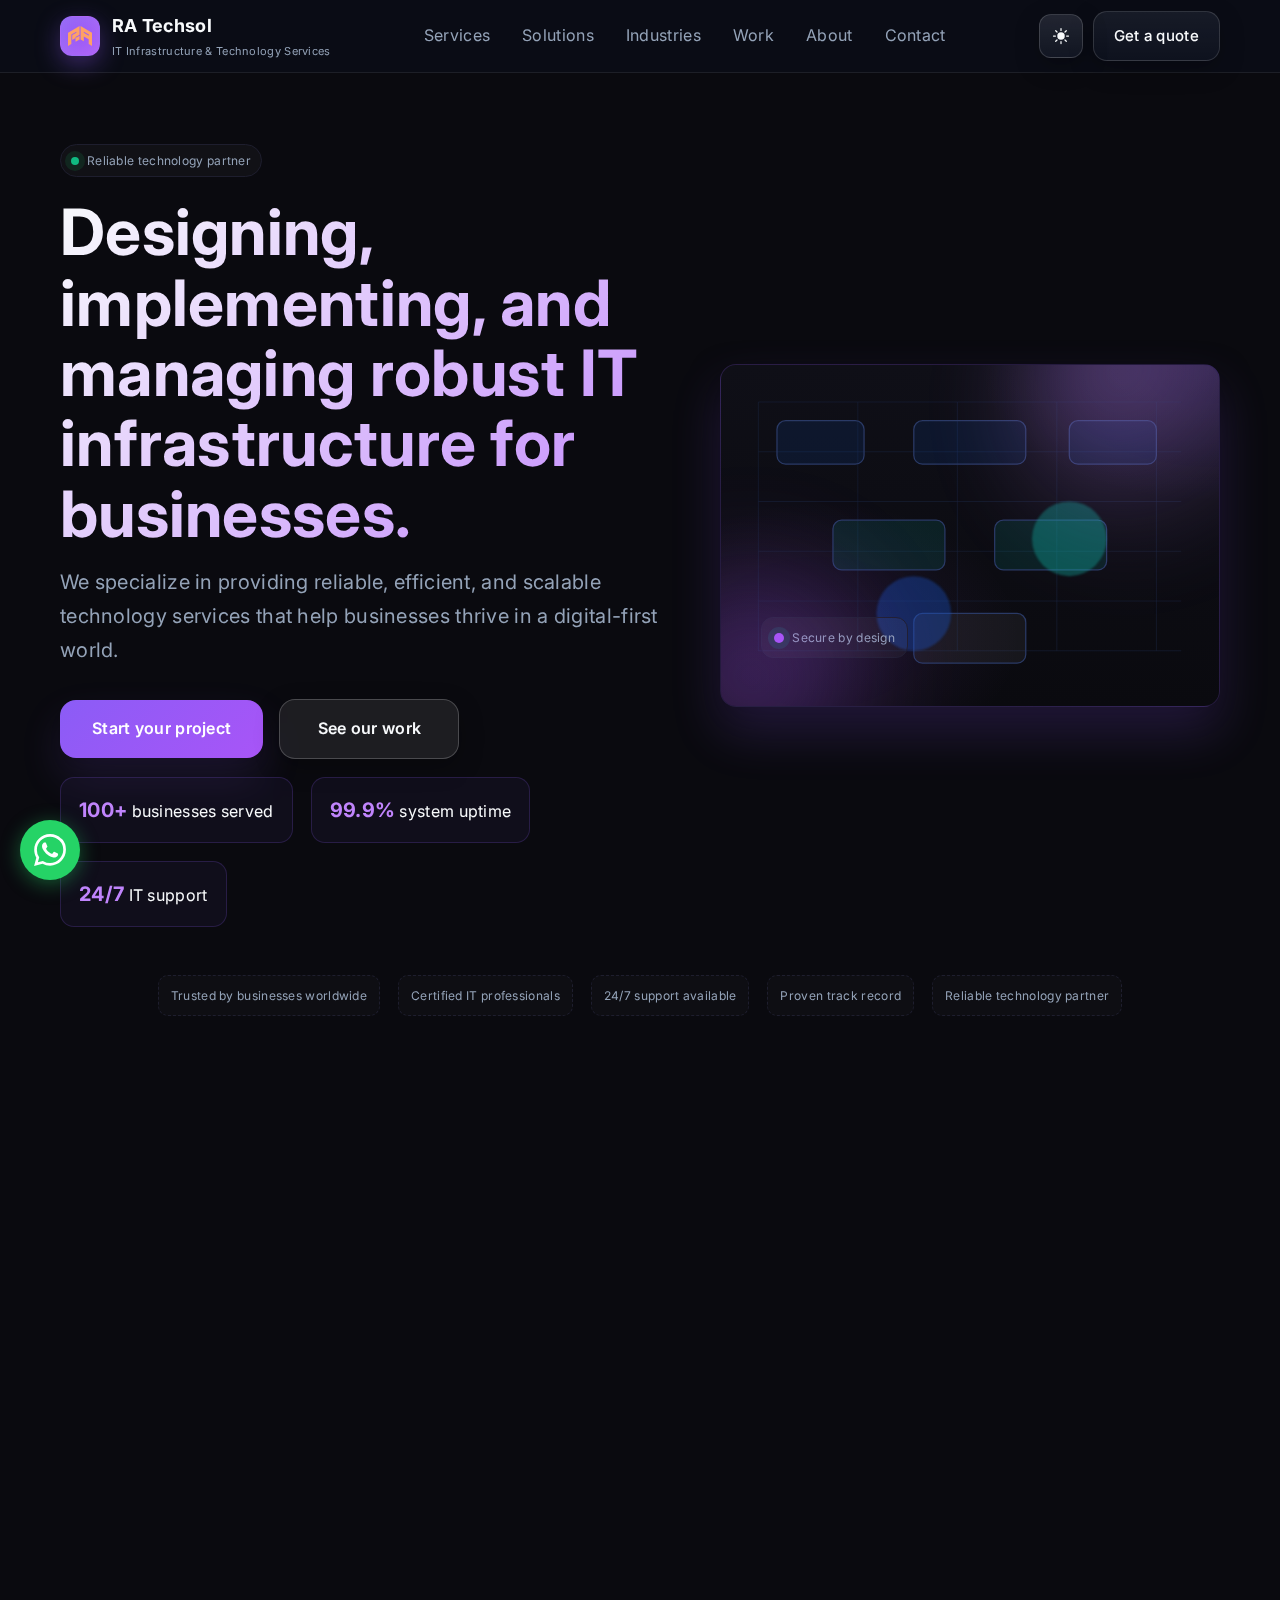
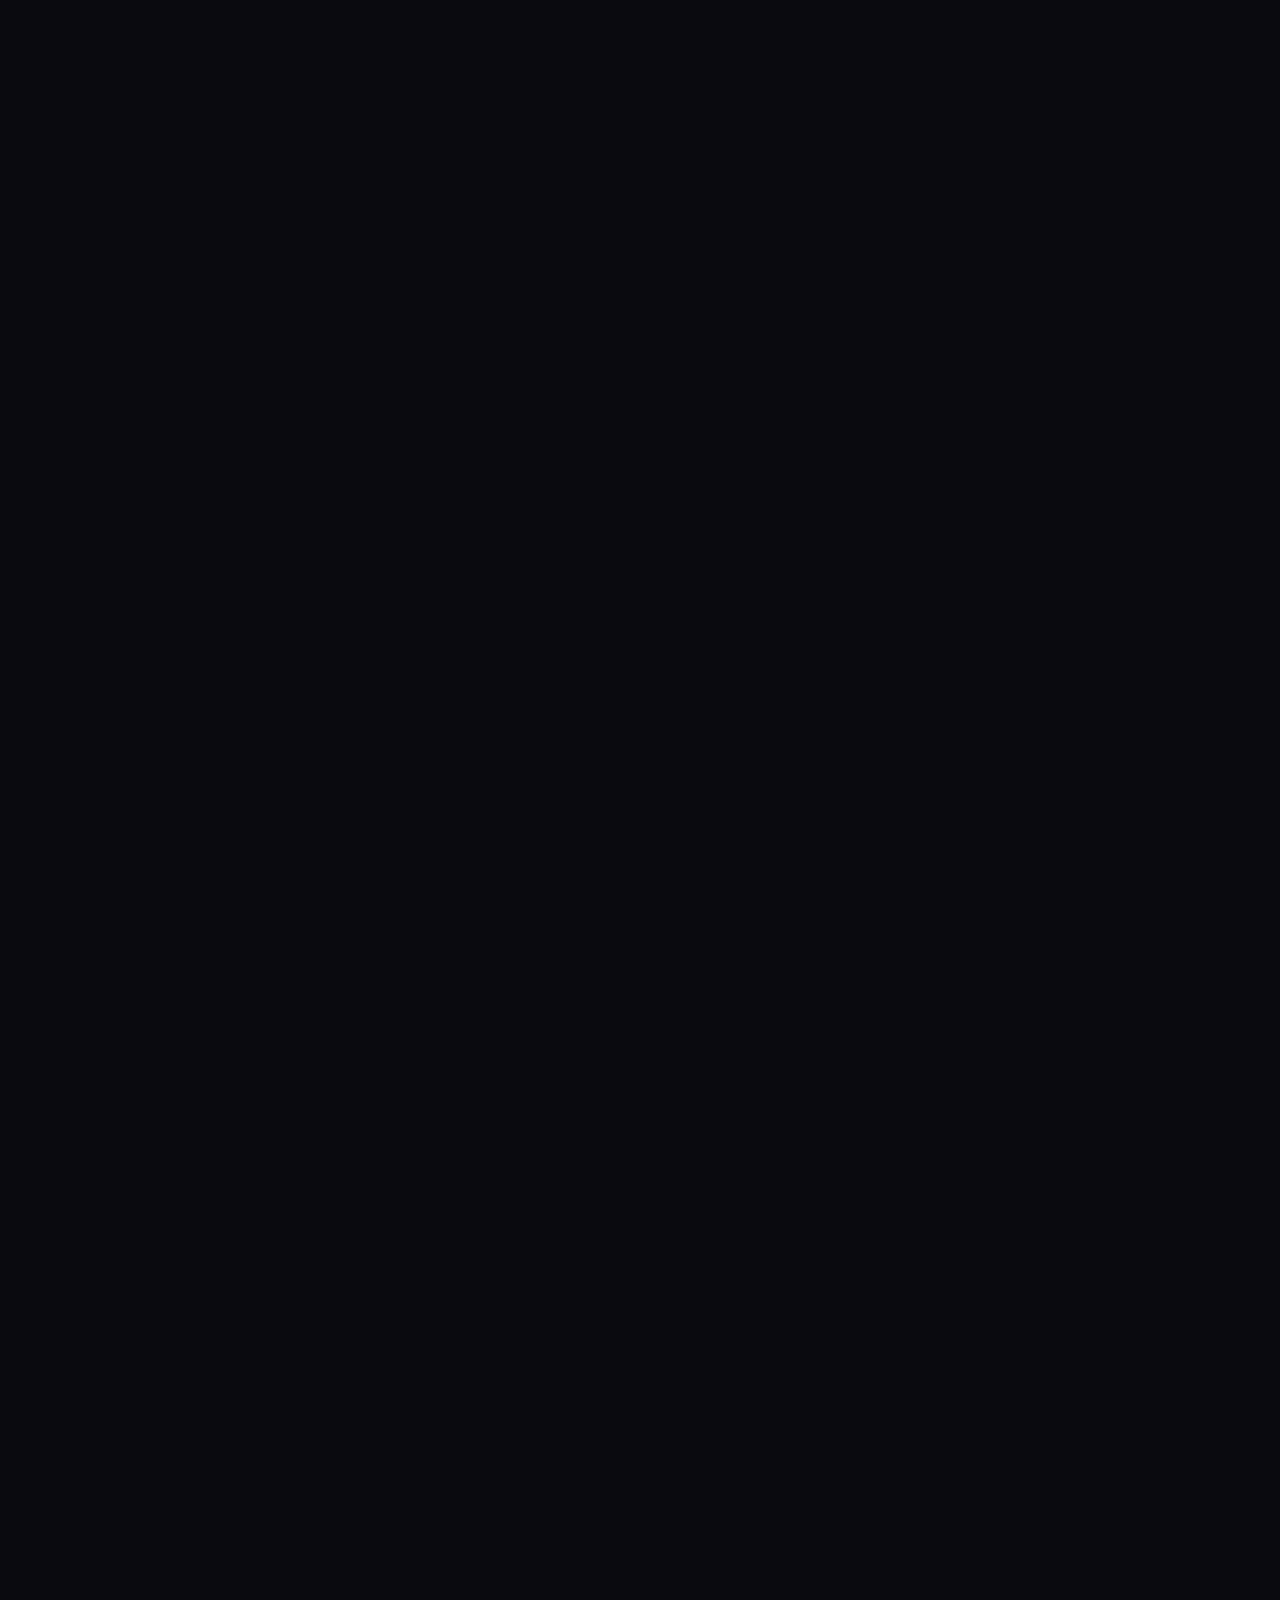
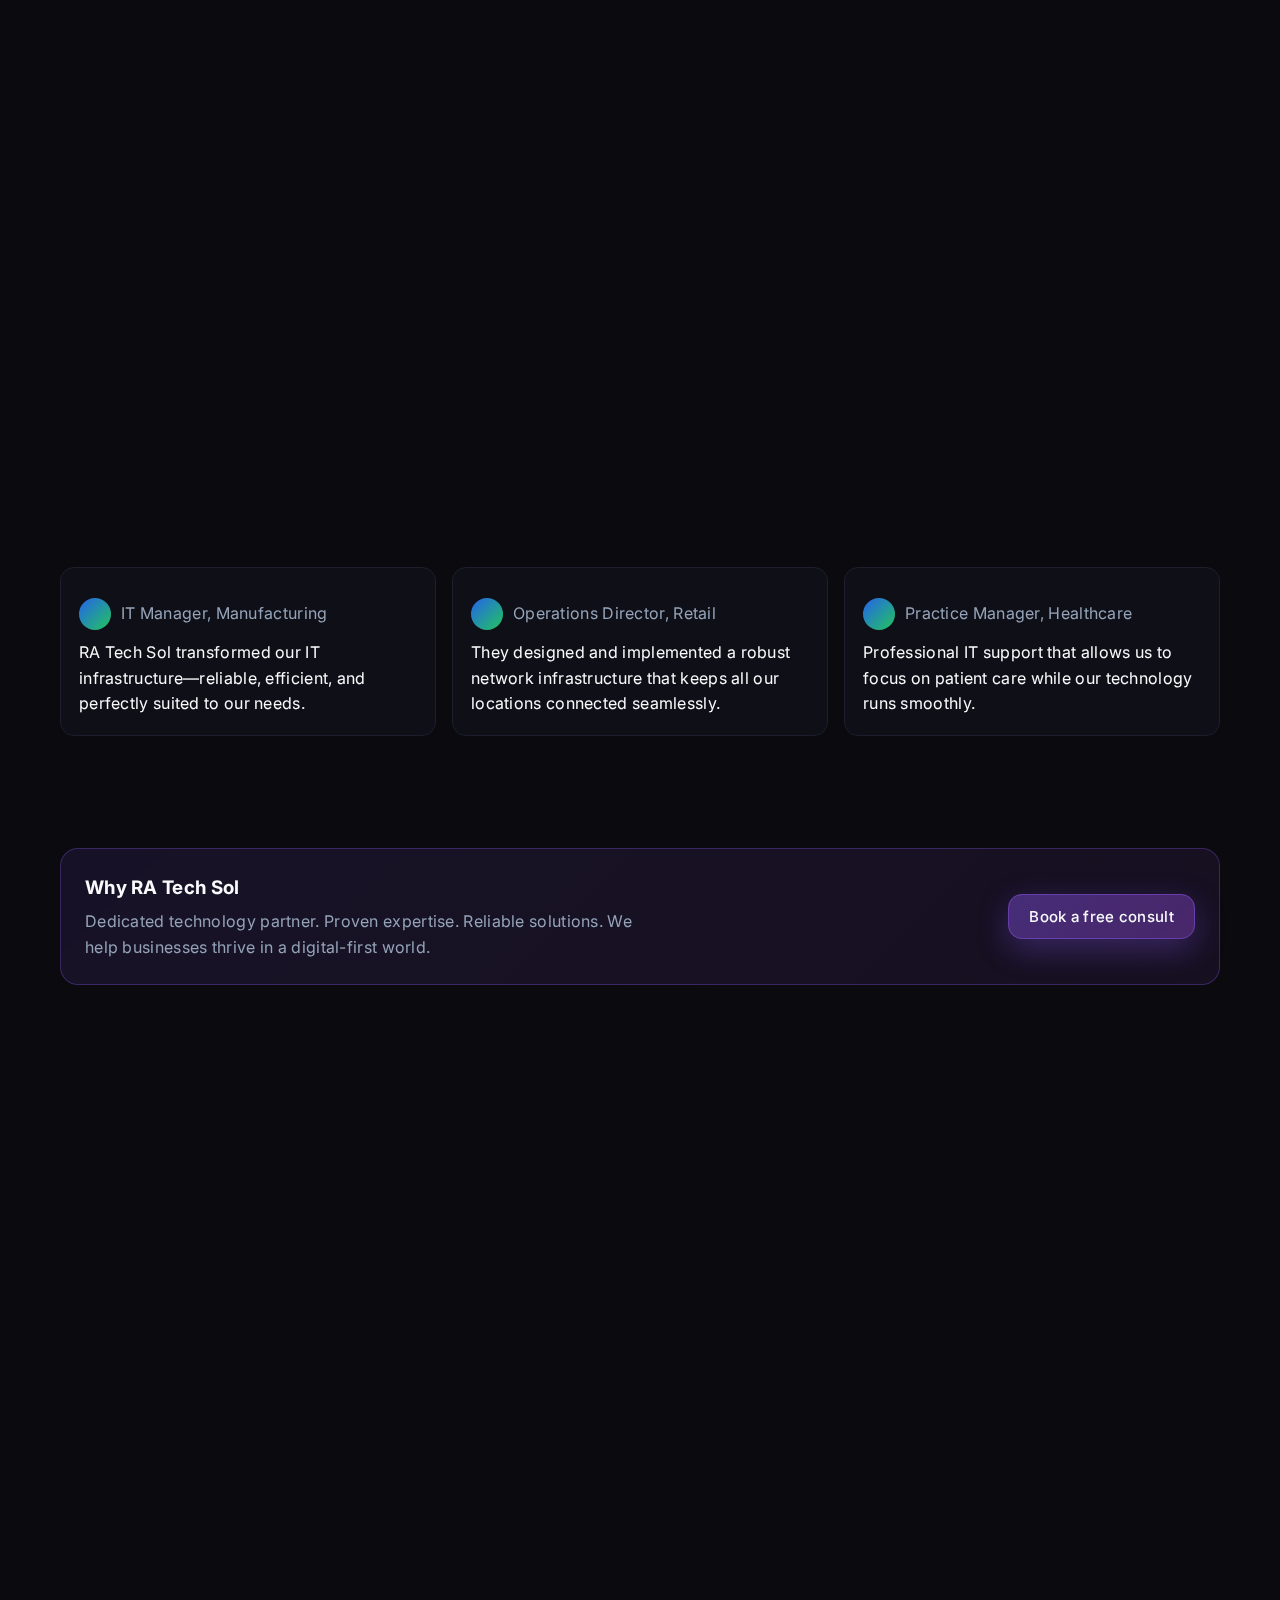
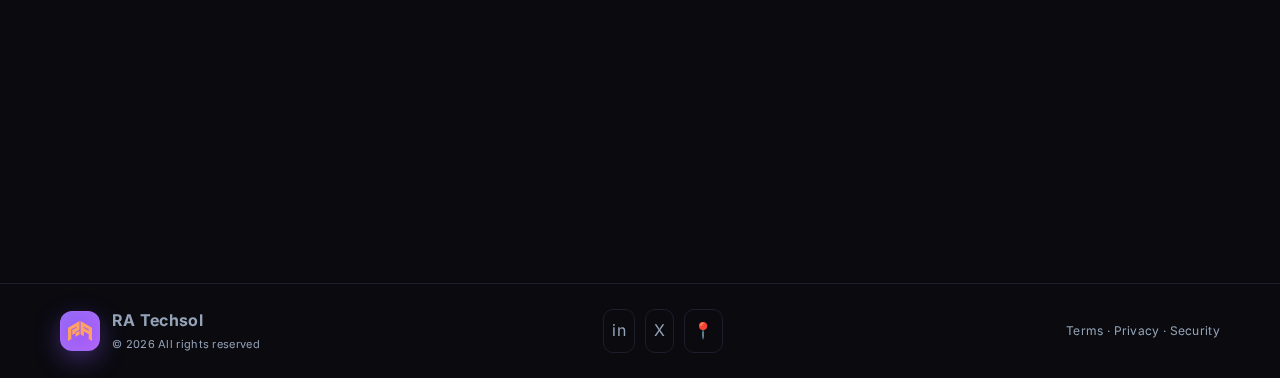
<file: index.html>
<!doctype html>
<html lang="en">
<head>
  <meta charset="utf-8" />
  <meta name="viewport" content="width=device-width, initial-scale=1" />
  <title>RA Techsol — IT Infrastructure & Technology Services</title>
  <meta name="description" content="RA Tech Sol specializes in designing, implementing, and managing robust IT infrastructure for businesses. Managed IT services, network design, and technology consulting." />
  <meta name="theme-color" content="#8B5CF6" />
  <meta property="og:title" content="RA Techsol — IT Infrastructure & Technology Services" />
  <meta property="og:description" content="Designing, implementing, and managing robust IT infrastructure for businesses in a digital-first world." />
  <meta property="og:type" content="website" />
  <meta property="og:image" content="data:image/svg+xml,%3Csvg xmlns='http://www.w3.org/2000/svg' width='1200' height='630'%3E%3Crect width='100%25' height='100%25' fill='%238B5CF6'/%3E%3Ctext x='50%25' y='52%25' font-family='Inter, system-ui, -apple-system, Segoe UI, Roboto, Ubuntu, Cantarell, Noto Sans, Helvetica, Arial, Apple Color Emoji, Segoe UI Emoji' font-size='72' font-weight='700' fill='white' text-anchor='middle'%3ERA Techsol%3C/text%3E%3C/svg%3E" />
  <link rel="icon" href="data:image/svg+xml,%3Csvg xmlns='http://www.w3.org/2000/svg' viewBox='0 0 64 64'%3E%3Cdefs/%3E%3Crect width='64' height='64' rx='14' fill='%238B5CF6'/%3E%3Cpath d='M18 44V20h13.5c5.5 0 9.5 3.7 9.5 8.7c0 3.4-1.8 6-4.7 7.5L41.8 44h-6.8l-4.8-6.7H24v6.7h-6zm6-12.3h7.1c2 0 3.5-1.6 3.5-3.9c0-2.2-1.6-3.8-3.5-3.8H24v7.7z' fill='white'/%3E%3C/svg%3E" />
  <link rel="preconnect" href="https://fonts.googleapis.com">
  <link rel="preconnect" href="https://fonts.gstatic.com" crossorigin>
  <link href="https://fonts.googleapis.com/css2?family=Inter:wght@400;500;600;700&display=swap" rel="stylesheet">
  <style>
    :root{
      --brand:#8B5CF6;
      --brand-2:#A855F7;
      --brand-3:#C084FC;
      --bg:#0a0a0f;
      --bg-elev:#111118;
      --text:#f8fafc;
      --muted:#94a3b8;
      --card:#0f0f17;
      --stroke:#1e1e2e;
      --ok:#10b981;
      --warn:#f59e0b;
      --error:#ef4444;
      --shadow: 0 20px 40px rgba(139, 92, 246, .15), 0 8px 20px rgba(0,0,0,.4);
      --shadow-lg: 0 25px 50px rgba(139, 92, 246, .2), 0 12px 30px rgba(0,0,0,.5);
      --radius:16px;
      --radius-sm:12px;
      --radius-xs:8px;
      --max:1200px;
    }

    /* Bright mode variables */
    [data-theme="bright"] {
      --brand: #6366f1;
      --brand-2: #8b5cf6;
      --brand-3: #a855f7;
      --bg: #f8fafc;
      --bg-elev: #ffffff;
      --text: #1e293b;
      --muted: #64748b;
      --card: #ffffff;
      --stroke: #e2e8f0;
      --ok: #059669;
      --warn: #d97706;
      --error: #dc2626;
      --shadow: 0 20px 40px rgba(99, 102, 241, .1), 0 8px 20px rgba(0,0,0,.05);
      --shadow-lg: 0 25px 50px rgba(99, 102, 241, .15), 0 12px 30px rgba(0,0,0,.08);
    }
    *{box-sizing:border-box}
    html{scroll-behavior:smooth}
    html,body{height:100%}
    body{
      margin:0;
      font-family: 'Inter', ui-sans-serif, system-ui, -apple-system, Segoe UI, Roboto, Ubuntu, Cantarell, Noto Sans, Helvetica, Arial, Apple Color Emoji, Segoe UI Emoji;
      color:var(--text);
      background:var(--bg);
      transition: background-color .3s ease, color .3s ease;
      letter-spacing:.3px;
      line-height:1.6;
      -webkit-font-smoothing:antialiased;
      -moz-osx-font-smoothing:grayscale;
      padding-top:72px;
    }
    a{color:inherit;text-decoration:none}
    .container{max-width:var(--max); margin:0 auto; padding:0 20px}
    header{
      position:fixed; top:0; left:0; right:0; z-index:60;
      background:rgba(11,15,26,.55);
      backdrop-filter: saturate(140%) blur(12px);
      -webkit-backdrop-filter: saturate(140%) blur(12px);
      border-bottom:1px solid rgba(255,255,255,.08);
    }
    
    /* Light mode header overrides */
    [data-theme="bright"] header{
      background: rgba(248,250,252,.8);
      border-bottom: 1px solid var(--stroke);
    }
    .nav{display:flex; align-items:center; justify-content:space-between; gap:16px; height:72px}
    .brand{display:flex; align-items:center; gap:12px}
    .logo{
      width:40px;height:40px;border-radius:12px;
      display:grid;place-items:center;flex:0 0 auto;
      background:linear-gradient(135deg, var(--brand), var(--brand-2));
      box-shadow: 0 8px 25px rgba(139,92,246,.4), 0 4px 12px rgba(0,0,0,.3), inset 0 0 25px rgba(255,255,255,.15);
      border: 1px solid rgba(255,255,255,.1);
    }
    .logo svg{width:24px;height:24px;filter: drop-shadow(0 2px 4px rgba(0,0,0,.3))}
    .logo img{width:24px;height:24px;object-fit:contain;filter: drop-shadow(0 2px 4px rgba(0,0,0,.3)); filter: brightness(1.1) contrast(1.2)}
    .brand h1{font-size:18px; margin:0; font-weight:700; letter-spacing:.3px}
    .brand small{display:block;color:var(--muted); font-size:11px; margin-top:2px}
    nav ul{display:flex; gap:8px; list-style:none; margin:0; padding:0}
    nav a{
      padding:10px 12px; color:var(--muted); border-radius:10px;
      transition: .2s ease color, .2s ease background;
    }
    nav a:hover{color:var(--text); background:rgba(255,255,255,.05)}
    .cta{display:flex; gap:10px; align-items:center}
    .btn{
      padding:12px 20px; border-radius:14px; cursor:pointer; font-weight:500; font-size:15px;
      background: linear-gradient(180deg, rgba(255,255,255,.10), rgba(255,255,255,.04));
      color:var(--text); border:1px solid rgba(255,255,255,.16);
      backdrop-filter: blur(10px) saturate(140%);
      -webkit-backdrop-filter: blur(10px) saturate(140%);
      box-shadow: 0 8px 24px rgba(0,0,0,.25);
      transition: background .25s ease, border-color .25s ease, box-shadow .25s ease;
    }
    .btn:hover{border-color:rgba(255,255,255,.24); background: linear-gradient(180deg, rgba(255,255,255,.14), rgba(255,255,255,.06));}
    .btn.primary{
      background: linear-gradient(135deg, rgba(139,92,246,.35), rgba(168,85,247,.28));
      border-color: rgba(139,92,246,.45);
      box-shadow: 0 10px 30px rgba(139,92,246,.35), 0 6px 18px rgba(0,0,0,.35);
    }
    .btn.primary:hover{box-shadow: 0 12px 36px rgba(139,92,246,.45), 0 8px 22px rgba(0,0,0,.4);}
    .btn.ghost{background:linear-gradient(180deg, rgba(255,255,255,.06), rgba(255,255,255,.02)); border:1px solid rgba(255,255,255,.14)}
    .hamburger{display:none}
    
    /* Light mode navbar button overrides */
    [data-theme="bright"] .btn{
      background: linear-gradient(180deg, rgba(0,0,0,.05), rgba(0,0,0,.02));
      color: var(--text);
      border: 1px solid rgba(0,0,0,.12);
      box-shadow: 0 4px 12px rgba(0,0,0,.1);
    }
    [data-theme="bright"] .btn:hover{
      border-color: rgba(0,0,0,.2);
      background: linear-gradient(180deg, rgba(0,0,0,.08), rgba(0,0,0,.04));
    }
    [data-theme="bright"] .btn.primary{
      background: linear-gradient(135deg, var(--brand), var(--brand-2));
      border-color: var(--brand);
      color: white;
      box-shadow: 0 8px 20px rgba(99, 102, 241, .3);
    }
    [data-theme="bright"] .btn.primary:hover{
      box-shadow: 0 12px 28px rgba(99, 102, 241, .4);
    }
    [data-theme="bright"] .btn.ghost{
      background: linear-gradient(180deg, rgba(0,0,0,.03), rgba(0,0,0,.01));
      border: 1px solid rgba(0,0,0,.1);
      color: var(--text);
    }
    [data-theme="bright"] .theme-toggle{
      background: linear-gradient(180deg, rgba(0,0,0,.05), rgba(0,0,0,.02));
      border: 1px solid rgba(0,0,0,.12);
      box-shadow: 0 4px 12px rgba(0,0,0,.1);
    }
    [data-theme="bright"] .theme-toggle:hover{
      border-color: rgba(0,0,0,.2);
      background: linear-gradient(180deg, rgba(0,0,0,.08), rgba(0,0,0,.04));
    }
    [data-theme="bright"] .theme-toggle svg{
      color: var(--text);
    }

    /* Theme toggle button */
    .theme-toggle{
      width:44px; height:44px; border-radius:12px; border:none; cursor:pointer;
      background: linear-gradient(180deg, rgba(255,255,255,.10), rgba(255,255,255,.04));
      border: 1px solid rgba(255,255,255,.16);
      backdrop-filter: blur(10px) saturate(140%);
      -webkit-backdrop-filter: blur(10px) saturate(140%);
      box-shadow: 0 8px 24px rgba(0,0,0,.25);
      transition: all .25s ease;
      display: flex; align-items: center; justify-content: center;
      position: relative; overflow: hidden;
    }
    .theme-toggle:hover{
      border-color: rgba(255,255,255,.24);
      background: linear-gradient(180deg, rgba(255,255,255,.14), rgba(255,255,255,.06));
      transform: scale(1.05);
    }
    .theme-toggle svg{
      width: 20px; height: 20px; color: var(--text);
      transition: all .3s ease;
      position: absolute;
    }
    .theme-toggle .sun-icon{
      opacity: 1; transform: rotate(0deg);
    }
    .theme-toggle .moon-icon{
      opacity: 0; transform: rotate(180deg);
    }
    [data-theme="bright"] .theme-toggle .sun-icon{
      opacity: 0; transform: rotate(180deg);
    }
    [data-theme="bright"] .theme-toggle .moon-icon{
      opacity: 1; transform: rotate(0deg);
    }
    /* Hero */
    .hero{
      padding:72px 0 32px;
      position:relative;
      overflow:hidden;
    }
    .hero .grid{
      display:grid; grid-template-columns: 1.25fr 1fr; gap:36px; align-items:center;
    }
    .eyebrow{
      display:inline-flex; align-items:center; gap:8px; padding:6px 10px; border:1px solid var(--stroke); border-radius:999px; color:var(--muted); font-size:12px; background: rgba(255,255,255,.03)
    }
    .eyebrow .dot{width:8px;height:8px;border-radius:50%; background: var(--ok); box-shadow:0 0 0 6px rgba(24,201,100,.12); animation: dotBlink 2.8s ease-in-out infinite}
    .hero h2{
      font-size: clamp(40px, 5.5vw, 64px); line-height:1.1; margin:20px 0 16px; font-weight:700;
      background: linear-gradient(135deg, var(--text), var(--brand-3));
      -webkit-background-clip: text;
      -webkit-text-fill-color: transparent;
      background-clip: text;
    }
    .hero p{color:var(--muted); font-size:20px; margin:0 0 28px; line-height:1.7; font-weight:400}
    .hero .actions{
      display:flex; flex-wrap:wrap; gap:16px; align-items:center;
      margin-top:32px;
    }
    .hero .btn{
      padding:16px 32px; font-size:16px; font-weight:600;
      border-radius:16px; min-width:180px; text-align:center;
      transition: all 0.3s cubic-bezier(0.4, 0, 0.2, 1);
      position:relative; overflow:hidden;
    }
    .hero .btn.primary{
      background:linear-gradient(135deg, var(--brand), var(--brand-2));
      border:none; color:white; box-shadow: var(--shadow);
    }
    .hero .btn.primary:hover{
      box-shadow: var(--shadow-lg);
      background:linear-gradient(135deg, var(--brand-2), var(--brand));
    }
    .hero .btn:not(.primary){
      background:rgba(255,255,255,.08); border:1px solid rgba(255,255,255,.2);
      color:var(--text); backdrop-filter: blur(10px);
    }
    .hero .btn:not(.primary):hover{
      background:rgba(255,255,255,.15); border-color:var(--brand-3);
    }
    .stats{display:flex; gap:18px; margin-top:18px; flex-wrap:wrap}
    .stat{padding:16px 18px; border:1px solid rgba(139,92,246,.2); border-radius:14px; background: rgba(139,92,246,.05); backdrop-filter: blur(10px); transition: all 0.3s ease}
    .stat b{font-size:20px; font-weight:700; color:var(--brand-3)}
    .stage{
      position:relative; aspect-ratio: 16/11;
      background: radial-gradient(120% 100% at 100% 0%, rgba(139,92,246,.15), transparent 40%), 
                  radial-gradient(80% 80% at 20% 80%, rgba(168,85,247,.1), transparent 50%),
                  linear-gradient(180deg, #0f0f17, #0a0a0f);
      border:1px solid rgba(139,92,246,.2); border-radius: var(--radius);
      overflow:hidden; box-shadow: var(--shadow-lg);
    }
    .chip{
      position:absolute; inset:auto auto 14% 8%;
      display:flex; gap:8px; align-items:center; padding:10px 12px; border-radius:12px; border:1px solid var(--stroke); background:rgba(255,255,255,.04);
      color:var(--muted); font-size:12px
    }
    .chip .pill{width:10px;height:10px;border-radius:50%; background:var(--brand-2); box-shadow:0 0 0 6px rgba(11,184,168,.14)}
    .chip .pill{animation: pillGlow 3.6s ease-in-out infinite}
    .orb, .orb2{
      position:absolute; width:300px; height:300px; border-radius:50%;
      filter: blur(50px); opacity:.4; pointer-events:none;
      background: radial-gradient(circle at 30% 30%, #C084FC, rgba(192,132,252,0) 70%);
    }
    .orb{right:-100px; top:-100px; animation: orbFloat 7s ease-in-out infinite alternate}
    .orb2{left:-120px; bottom:-120px; background: radial-gradient(circle at 50% 50%, #A855F7, rgba(168,85,247,0) 70%); animation: orbFloat 8s ease-in-out infinite alternate-reverse}
    /* Trust */
    .trust{padding:16px 0 40px}
    .trust .row{display:flex; flex-wrap:wrap; gap:18px; align-items:center; justify-content:center}
    .badge{
      padding:10px 12px; border:1px dashed var(--stroke); border-radius:10px; color:var(--muted); font-size:12px; background: rgba(255,255,255,.02);
      animation: subtlePulse 6s ease-in-out infinite alternate;
    }
    /* Sections */
    section{padding:56px 0}
    .section-head{display:flex; align-items:end; justify-content:space-between; gap:16px; margin-bottom:22px}
    .section-head h3{font-size:32px; margin:0; font-weight:700; background: linear-gradient(135deg, var(--text), var(--brand-3)); -webkit-background-clip: text; -webkit-text-fill-color: transparent; background-clip: text;}
    .section-head p{color:var(--muted); margin:0}
    .cards{display:grid; grid-template-columns: repeat(3, 1fr); gap:16px}
    .card{
      border:1px solid var(--stroke); border-radius:14px; background: var(--card); padding:18px; display:flex; flex-direction:column; gap:10px; transition:.25s ease transform, .25s ease border-color, .25s ease box-shadow;
    }
    .card:hover{transform: translateY(-4px); border-color:var(--brand-3); box-shadow: var(--shadow-lg); transition: all 0.3s cubic-bezier(0.4, 0, 0.2, 1);}
    .icon{
      width:40px;height:40px;border-radius:12px; display:grid; place-items:center;
      background: linear-gradient(135deg, rgba(139,92,246,.2), rgba(168,85,247,.2));
      border:1px solid rgba(139,92,246,.3);
      transition: all 0.3s ease;
    }
    .icon:hover{
      transform: scale(1.05);
      background: linear-gradient(135deg, rgba(139,92,246,.3), rgba(168,85,247,.3));
    }
    .card h4{margin:8px 0 0; font-size:20px; font-weight:600; color:var(--text)}
    .card p{margin:0; color:var(--muted); line-height:1.6}
    .list{display:grid; gap:8px; margin:4px 0 0; padding:0; list-style:none}
    .list li{display:flex; align-items:flex-start; gap:8px; color:var(--muted)}
    .list svg{flex:0 0 auto; margin-top:2px}
    /* Two column */
    .two{display:grid; grid-template-columns: 1fr 1fr; gap:16px}
    /* Testimonials */
    .quotes{display:grid; grid-template-columns: repeat(3, 1fr); gap:16px}
    .quote{padding:18px; border:1px solid var(--stroke); border-radius:14px; background: var(--card)}
    .quote p{margin:10px 0 0}
    .quote .who{display:flex; align-items:center; gap:10px; margin-top:12px; color:var(--muted)}
    .avatar{width:32px;height:32px;border-radius:50%; background: linear-gradient(135deg, #2563eb, #22c55e)}
    /* CTA */
    .cta-band{padding:24px; border:1px solid rgba(139,92,246,.3); border-radius:18px; background: linear-gradient(135deg, rgba(139,92,246,.1), rgba(168,85,247,.08)); backdrop-filter: blur(10px);}
    /* Contact */
    .contact{display:grid; grid-template-columns: 1fr 1.1fr; gap:16px}
    .field{display:grid; gap:8px}
    .field label{font-size:13px; color:var(--muted)}
    .field input, .field select, .field textarea{
      width:100%; padding:12px 12px; border-radius:12px; border:1px solid var(--stroke); background: rgba(255,255,255,.03); color:var(--text)
    }
    .field input:focus, .field select:focus, .field textarea:focus{outline:2px solid rgba(139,92,246,.4); border-color:var(--brand);}
    .grid-2{display:grid; grid-template-columns: 1fr 1fr; gap:12px}
    .helper{font-size:12px; color:var(--muted)}
    .toast{
      display:none; margin-top:10px; padding:10px 12px; border-radius:10px; border:1px solid var(--stroke); background: rgba(24,201,100,.1); color:#adf0c8
    }
    /* Footer */
    footer{border-top:1px solid var(--stroke); padding:24px 0; color:var(--muted)}
    footer .row{display:flex; align-items:center; justify-content:space-between; gap:12px; flex-wrap:wrap}
    .social{display:flex; gap:10px}
    .social a{padding:8px; border:1px solid var(--stroke); border-radius:10px; color:var(--muted)}
    .small{font-size:12px}
    
    /* Scroll Buttons */
    .scroll-btn{
      position:fixed; z-index:100; width:50px; height:50px; border-radius:50%;
      background:linear-gradient(135deg, var(--brand), var(--brand-2)); border:none; color:white;
      cursor:pointer; display:flex; align-items:center; justify-content:center;
      box-shadow: var(--shadow); transition: all 0.3s cubic-bezier(0.4, 0, 0.2, 1);
      opacity:0; visibility:hidden; transform: scale(0.8);
    }
    .scroll-btn.visible{opacity:1; visibility:visible; transform: scale(1)}
    .scroll-btn:hover{transform: scale(1.1); box-shadow: var(--shadow-lg);}
    .scroll-to-top{right:20px; bottom:20px;}
    .scroll-to-bottom{right:20px; bottom:80px;}
    .scroll-btn svg{width:20px; height:20px}
    
    /* Animations & UX Improvements */
    @keyframes fadeInUp {
      from { opacity: 0; transform: translateY(30px); }
      to { opacity: 1; transform: translateY(0); }
    }
    @keyframes dotBlink {
      0%, 100% { transform: scale(1); box-shadow:0 0 0 6px rgba(24,201,100,.12); opacity:1 }
      50% { transform: scale(1.08); box-shadow:0 0 0 10px rgba(24,201,100,.06); opacity:.9 }
    }
    @keyframes pillGlow {
      0%, 100% { box-shadow:0 0 0 6px rgba(11,184,168,.14); filter:none }
      50% { box-shadow:0 0 0 10px rgba(11,184,168,.08); filter:brightness(1.1) }
    }
    @keyframes orbFloat {
      0% { transform: translateY(0) }
      100% { transform: translateY(-14px) }
    }
    @keyframes subtlePulse {
      0% { background: rgba(255,255,255,.02); border-color: var(--stroke) }
      100% { background: rgba(255,255,255,.035); border-color: rgba(255,255,255,.12) }
    }
    
    @keyframes fadeInLeft {
      from { opacity: 0; transform: translateX(-30px); }
      to { opacity: 1; transform: translateX(0); }
    }
    
    @keyframes fadeInRight {
      from { opacity: 0; transform: translateX(30px); }
      to { opacity: 1; transform: translateX(0); }
    }
    
    @keyframes pulse {
      0%, 100% { transform: scale(1); }
      50% { transform: scale(1.05); }
    }
    
    .animate-on-scroll {
      opacity: 0;
      transform: translateY(30px);
      transition: all 0.6s cubic-bezier(0.4, 0, 0.2, 1);
    }
    
    .animate-on-scroll.visible {
      opacity: 1;
      transform: translateY(0);
    }
    
    .card, .hero, section {
      animation: fadeInUp 0.8s cubic-bezier(0.4, 0, 0.2, 1);
    }
    
    .hero h2 {
      animation: fadeInUp 1s cubic-bezier(0.4, 0, 0.2, 1) 0.2s both;
    }
    
    .hero p {
      animation: fadeInUp 1s cubic-bezier(0.4, 0, 0.2, 1) 0.4s both;
    }
    
    .hero .actions {
      animation: fadeInUp 1s cubic-bezier(0.4, 0, 0.2, 1) 0.6s both;
    }
    
    .stats {
      animation: fadeInUp 1s cubic-bezier(0.4, 0, 0.2, 1) 0.8s both;
    }
    
    /* WhatsApp Button */
    .whatsapp-btn{
      position:fixed; z-index:100; width:60px; height:60px; border-radius:50%;
      background:#25D366; border:none; color:white; cursor:pointer;
      display:flex; align-items:center; justify-content:center;
      box-shadow: 0 4px 20px rgba(37, 211, 102, .4); 
      transition: all 0.3s cubic-bezier(0.4, 0, 0.2, 1);
      left:20px; bottom:20px; animation: pulse 2s infinite;
    }
    .whatsapp-btn:hover{
      transform: scale(1.1); box-shadow: 0 6px 25px rgba(37, 211, 102, .6);
    }
    .whatsapp-btn svg{width:32px; height:32px}
    
    /* Enhanced Hover Effects */
    .card:hover .icon {
      animation: pulse 0.6s ease-in-out;
    }
    
    .btn:hover { animation: none; }
    
    /* Loading States */
    .loading {
      opacity: 0.7;
      pointer-events: none;
    }
    
    /* Enhanced Focus States */
    .btn:focus, .card:focus, .scroll-btn:focus, .whatsapp-btn:focus {
      outline: 2px solid var(--brand-3);
      outline-offset: 2px;
    }
    
    /* Enhanced Responsive Design */
    @media (max-width: 1200px){
      .container{padding:0 24px}
      .hero h2{font-size: clamp(36px, 4.5vw, 56px)}
    }
    
    @media (max-width: 980px){
      .hero .grid, .two, .contact{grid-template-columns: 1fr; gap:24px}
      .cards{grid-template-columns: repeat(2, 1fr); gap:20px}
      .quotes{grid-template-columns: 1fr 1fr; gap:20px}
      .nav ul{display:none}
      .hamburger{display:inline-flex}
      .hero{padding:60px 0 24px}
      .hero .actions{flex-direction:column; align-items:stretch; gap:12px}
      .hero .btn{min-width:auto; width:100%; max-width:300px; margin:0 auto}
      .stats{justify-content:center; gap:16px}
      .section-head{flex-direction:column; align-items:flex-start; gap:12px}
      .scroll-to-top{right:15px; bottom:15px}
      .scroll-to-bottom{right:15px; bottom:75px}
      .whatsapp-btn{left:15px; bottom:15px; width:56px; height:56px}
    }
    
    @media (max-width: 768px){
      .container{padding:0 20px}
      .hero{padding:48px 0 20px}
      .hero h2{font-size: clamp(32px, 8vw, 48px); line-height:1.2}
      .hero p{font-size:18px; line-height:1.6}
      .cards{grid-template-columns: 1fr; gap:16px}
      .quotes{grid-template-columns: 1fr; gap:16px}
      .section-head h3{font-size:28px}
      .stats{flex-direction:column; align-items:center; gap:12px}
      .stat{width:100%; max-width:200px; text-align:center}
      .nav{height:64px; gap:12px}
      .logo{width:36px; height:36px}
      .logo img{width:22px; height:22px}
      .brand h1{font-size:16px}
      .brand small{font-size:10px}
      .btn{padding:14px 24px; font-size:14px}
      .card{padding:16px}
      .section-head{text-align:center}
      .cta-band{padding:20px; text-align:center}
      .footer .row{flex-direction:column; gap:16px; text-align:center}
      .social{justify-content:center}
    }
    
    @media (max-width: 480px){
      .container{padding:0 16px}
      .hero{padding:40px 0 16px}
      .hero h2{font-size: clamp(28px, 10vw, 40px)}
      .hero p{font-size:16px}
      .hero .btn{padding:12px 20px; font-size:14px}
      .nav{height:60px}
      .logo{width:32px; height:32px}
      .logo img{width:20px; height:20px}
      .brand h1{font-size:14px}
      .brand small{font-size:9px}
      .section-head h3{font-size:24px}
      .card{padding:14px}
      .btn{padding:12px 20px; font-size:13px}
      .scroll-to-top, .scroll-to-bottom{width:44px; height:44px; right:12px}
      .scroll-to-top{bottom:12px}
      .scroll-to-bottom{bottom:64px}
      .whatsapp-btn{width:52px; height:52px; left:12px; bottom:12px}
      .whatsapp-btn svg{width:28px; height:28px}
    }
    
    /* Large Desktop Optimizations */
    @media (min-width: 1400px){
      .container{max-width:1400px}
      .hero h2{font-size:72px}
      .hero p{font-size:24px}
      .cards{grid-template-columns: repeat(4, 1fr)}
      .section-head h3{font-size:40px}
    }
    
    /* Ultra-wide Desktop */
    @media (min-width: 1920px){
      .container{max-width:1600px}
      .hero{padding:120px 0 60px}
      .section{padding:80px 0}
    }
  </style>
  <script type="application/ld+json">
  {
    "@context":"https://schema.org",
    "@type":"Organization",
    "name":"RA Techsol",
    "url":"https://example.com",
    "logo":"https://example.com/logo.svg",
    "sameAs": ["https://www.linkedin.com/","https://twitter.com/"],
    "contactPoint": [{
      "@type": "ContactPoint",
      "telephone": "+1-555-0123",
      "contactType": "sales",
      "email": "contact@ratechsol.com",
      "areaServed": "Worldwide",
      "availableLanguage": ["English"]
    }]
  }
  </script>
</head>
<body>
  <header>
    <div class="container nav" role="navigation" aria-label="Primary">
      <a class="brand" href="#home" aria-label="RA Techsol Home">
        <span class="logo" aria-hidden="true">
          <img src="logo.svg" alt="RA Techsol Logo" width="24" height="24" />
        </span>
        <span>
          <h1>RA Techsol</h1>
          <small>IT Infrastructure & Technology Services</small>
        </span>
      </a>
      <nav>
        <ul id="menu">
          <li><a href="#services">Services</a></li>
          <li><a href="#solutions">Solutions</a></li>
          <li><a href="#industries">Industries</a></li>
          <li><a href="#work">Work</a></li>
          <li><a href="#about">About</a></li>
          <li><a href="#contact">Contact</a></li>
        </ul>
      </nav>
      <div class="cta">
        <button class="theme-toggle" id="themeToggle" aria-label="Toggle theme">
          <svg class="sun-icon" viewBox="0 0 24 24" fill="currentColor">
            <path d="M12 2.25a.75.75 0 01.75.75v2.25a.75.75 0 01-1.5 0V3a.75.75 0 01.75-.75zM7.5 12a4.5 4.5 0 119 0 4.5 4.5 0 01-9 0zM18.894 6.166a.75.75 0 00-1.06-1.06l-1.591 1.59a.75.75 0 101.06 1.061l1.591-1.59zM21.75 12a.75.75 0 01-.75.75h-2.25a.75.75 0 010-1.5H21a.75.75 0 01.75.75zM17.834 18.894a.75.75 0 001.06-1.06l-1.59-1.591a.75.75 0 10-1.061 1.06l1.59 1.591zM12 18a.75.75 0 01.75.75V21a.75.75 0 01-1.5 0v-2.25A.75.75 0 0112 18zM7.758 17.303a.75.75 0 00-1.061-1.06l-1.591 1.59a.75.75 0 001.06 1.061l1.591-1.59zM6 12a.75.75 0 01-.75.75H3a.75.75 0 010-1.5h2.25A.75.75 0 016 12zM6.697 7.757a.75.75 0 001.06-1.06l-1.59-1.591a.75.75 0 00-1.061 1.06l1.59 1.591z"/>
          </svg>
          <svg class="moon-icon" viewBox="0 0 24 24" fill="currentColor">
            <path d="M9.528 1.718a.75.75 0 01.162.819A8.97 8.97 0 009 6a9 9 0 009 9 8.97 8.97 0 003.463-.69.75.75 0 01.981.98 10.503 10.503 0 01-9.694 6.46c-5.799 0-10.5-4.701-10.5-10.5 0-4.368 2.667-8.112 6.46-9.694a.75.75 0 01.818.162z"/>
          </svg>
        </button>
        <a class="btn ghost" href="#contact">Get a quote</a>
        <button class="btn primary hamburger" id="hamburger" aria-expanded="false" aria-controls="menu" aria-label="Toggle navigation">Menu</button>
      </div>
    </div>
  </header>

  <main id="home" class="hero">
    <div class="container grid">
      <div>
        <span class="eyebrow"><span class="dot"></span> Reliable technology partner</span>
        <h2>Designing, implementing, and managing robust IT infrastructure for businesses.</h2>
        <p>We specialize in providing reliable, efficient, and scalable technology services that help businesses thrive in a digital-first world.</p>
        <div class="actions">
          <a class="btn primary" href="#contact">Start your project</a>
          <a class="btn" href="#work">See our work</a>
        </div>
        <div class="stats" aria-label="Key results">
          <div class="stat"><b>100+</b> businesses served</div>
          <div class="stat"><b>99.9%</b> system uptime</div>
          <div class="stat"><b>24/7</b> IT support</div>
        </div>
      </div>
      <div>
        <div class="stage" aria-hidden="true">
          <!-- stylized tech diagram -->
          <svg viewBox="0 0 800 550" width="100%" height="100%" preserveAspectRatio="xMidYMid slice">
            <defs>
              <linearGradient id="g1" x1="0" x2="1">
                <stop offset="0" stop-color="#1457D2" stop-opacity=".9"/>
                <stop offset="1" stop-color="#0bb8a8" stop-opacity=".9"/>
              </linearGradient>
              <filter id="blur" x="-20%" y="-20%" width="140%" height="140%">
                <feGaussianBlur stdDeviation="2" />
              </filter>
            </defs>
            <!-- Grid -->
            <g stroke="#1c2742" stroke-width="1">
              <path d="M60 60 H740 M60 140 H740 M60 220 H740 M60 300 H740 M60 380 H740 M60 460 H740" opacity=".8"/>
              <path d="M60 60 V460 M220 60 V460 M380 60 V460 M540 60 V460 M700 60 V460" opacity=".8"/>
            </g>
            <!-- Nodes -->
            <g fill="none" stroke="url(#g1)" stroke-width="2">
              <rect x="90" y="90" rx="14" width="140" height="70" fill="rgba(20,87,210,.12)" stroke="#2a3a66"/>
              <rect x="310" y="90" rx="14" width="180" height="70" fill="rgba(20,87,210,.12)" stroke="#2a3a66"/>
              <rect x="560" y="90" rx="14" width="140" height="70" fill="rgba(20,87,210,.12)" stroke="#2a3a66"/>
              <rect x="180" y="250" rx="14" width="180" height="80" fill="rgba(11,184,168,.12)" stroke="#2a3a66"/>
              <rect x="440" y="250" rx="14" width="180" height="80" fill="rgba(11,184,168,.12)" stroke="#2a3a66"/>
              <rect x="310" y="400" rx="14" width="180" height="80" fill="rgba(255,255,255,.05)" stroke="#2a3a66"/>
              <!-- connectors -->
              <path d="M230 125 H310" />
              <path d="M490 125 H560" />
              <path d="M240 160 V250" />
              <path d="M560 160 V250" />
              <path d="M270 290 H440" />
              <path d="M380 330 V400" />
              <path d="M540 330 V400" />
            </g>
            <!-- glows -->
            <circle cx="310" cy="400" r="60" fill="#1457D2" opacity=".35" filter="url(#blur)"/>
            <circle cx="560" cy="280" r="60" fill="#0bb8a8" opacity=".35" filter="url(#blur)"/>
          </svg>
          <div class="chip"><span class="pill"></span> Secure by design</div>
          <div class="orb"></div>
          <div class="orb2"></div>
        </div>
      </div>
    </div>
  </main>

  <div class="trust">
    <div class="container">
      <div class="row" aria-label="Trusted by">
        <span class="badge">Trusted by businesses worldwide</span>
        <span class="badge">Certified IT professionals</span>
        <span class="badge">24/7 support available</span>
        <span class="badge">Proven track record</span>
        <span class="badge">Reliable technology partner</span>
      </div>
    </div>
  </div>

  <section id="services">
    <div class="container">
      <div class="section-head">
        <div>
          <h3>Our Services</h3>
          <p>Comprehensive IT infrastructure and technology services for businesses.</p>
        </div>
        <a class="btn" href="#contact">Discuss your needs</a>
      </div>
      <div class="cards">
        <article class="card">
          <span class="icon" aria-hidden="true">
            <svg width="20" height="20" viewBox="0 0 24 24" fill="none"><path d="M4 5h16v6H4zM4 13h16v6H4z" stroke="#8fb0ff" stroke-width="2"/></svg>
          </span>
          <h4>Managed IT Services & Support</h4>
          <p>Comprehensive IT support and management services to keep your business running smoothly.</p>
          <ul class="list">
            <li><svg width="16" height="16"><circle cx="8" cy="8" r="3" fill="#18c964"/></svg> 24/7 IT support and monitoring</li>
            <li><svg width="16" height="16"><circle cx="8" cy="8" r="3" fill="#18c964"/></svg> Help desk and technical assistance</li>
            <li><svg width="16" height="16"><circle cx="8" cy="8" r="3" fill="#18c964"/></svg> System maintenance and updates</li>
          </ul>
        </article>
        <article class="card">
          <span class="icon" aria-hidden="true">
            <svg width="20" height="20" viewBox="0 0 24 24" fill="none"><path d="M5 19h14l-7-14-7 14z" stroke="#8fb0ff" stroke-width="2"/></svg>
          </span>
          <h4>Network Design & Administration</h4>
          <p>Professional network design, implementation, and ongoing administration services.</p>
          <ul class="list">
            <li><svg width="16" height="16"><circle cx="8" cy="8" r="3" fill="#18c964"/></svg> Network architecture and design</li>
            <li><svg width="16" height="16"><circle cx="8" cy="8" r="3" fill="#18c964"/></svg> Network installation and configuration</li>
            <li><svg width="16" height="16"><circle cx="8" cy="8" r="3" fill="#18c964"/></svg> Network monitoring and maintenance</li>
          </ul>
        </article>
        <article class="card">
          <span class="icon" aria-hidden="true">
            <svg width="20" height="20" viewBox="0 0 24 24" fill="none"><path d="M4 12h16M12 4v16" stroke="#8fb0ff" stroke-width="2"/></svg>
          </span>
          <h4>IT Infrastructure Management</h4>
          <p>Complete management of your IT infrastructure to ensure optimal performance and reliability.</p>
          <ul class="list">
            <li><svg width="16" height="16"><circle cx="8" cy="8" r="3" fill="#18c964"/></svg> Server management and maintenance</li>
            <li><svg width="16" height="16"><circle cx="8" cy="8" r="3" fill="#18c964"/></svg> Infrastructure monitoring and optimization</li>
            <li><svg width="16" height="16"><circle cx="8" cy="8" r="3" fill="#18c964"/></svg> Backup and disaster recovery</li>
          </ul>
        </article>
        <article class="card">
          <span class="icon" aria-hidden="true">
            <svg width="20" height="20" viewBox="0 0 24 24" fill="none"><path d="M7 7h10v10H7z" stroke="#8fb0ff" stroke-width="2"/></svg>
          </span>
          <h4>Technology Consulting</h4>
          <p>Strategic technology consulting to help you make informed IT decisions and plan for growth.</p>
          <ul class="list">
            <li><svg width="16" height="16"><circle cx="8" cy="8" r="3" fill="#18c964"/></svg> IT strategy and planning</li>
            <li><svg width="16" height="16"><circle cx="8" cy="8" r="3" fill="#18c964"/></svg> Technology assessment and recommendations</li>
            <li><svg width="16" height="16"><circle cx="8" cy="8" r="3" fill="#18c964"/></svg> Digital transformation guidance</li>
          </ul>
        </article>
        <article class="card">
          <span class="icon" aria-hidden="true">
            <svg width="20" height="20" viewBox="0 0 24 24" fill="none"><path d="M12 3v18M3 12h18" stroke="#8fb0ff" stroke-width="2"/></svg>
          </span>
          <h4>Systems Integration</h4>
          <p>Seamless integration of various systems and technologies to create unified IT solutions.</p>
          <ul class="list">
            <li><svg width="16" height="16"><circle cx="8" cy="8" r="3" fill="#18c964"/></svg> System integration and migration</li>
            <li><svg width="16" height="16"><circle cx="8" cy="8" r="3" fill="#18c964"/></svg> Legacy system modernization</li>
            <li><svg width="16" height="16"><circle cx="8" cy="8" r="3" fill="#18c964"/></svg> Third-party software integration</li>
          </ul>
        </article>
        <article class="card">
          <span class="icon" aria-hidden="true">
            <svg width="20" height="20" viewBox="0 0 24 24" fill="none"><path d="M5 6h14M5 12h14M5 18h14" stroke="#8fb0ff" stroke-width="2"/></svg>
          </span>
          <h4>IT Support & Maintenance</h4>
          <p>Ongoing IT support and maintenance services to ensure your systems run smoothly.</p>
          <ul class="list">
            <li><svg width="16" height="16"><circle cx="8" cy="8" r="3" fill="#18c964"/></svg> Proactive system maintenance</li>
            <li><svg width="16" height="16"><circle cx="8" cy="8" r="3" fill="#18c964"/></svg> Software updates and patches</li>
            <li><svg width="16" height="16"><circle cx="8" cy="8" r="3" fill="#18c964"/></svg> Performance tuning and optimization</li>
          </ul>
        </article>
        <article class="card">
          <span class="icon" aria-hidden="true">
            <svg width="20" height="20" viewBox="0 0 24 24" fill="none" aria-hidden="true">
              <path d="M3 10h10l3-3h5v10h-5l-3-3H3z" stroke="#8fb0ff" stroke-width="2"/>
              <circle cx="8" cy="12" r="2" stroke="#8fb0ff" stroke-width="2" fill="none"/>
            </svg>
          </span>
          <h4>CCTV Surveillance Systems</h4>
          <p>Design, installation, and maintenance of CCTV and surveillance solutions for safer premises.</p>
          <ul class="list">
            <li><svg width="16" height="16"><circle cx="8" cy="8" r="3" fill="#18c964"/></svg> HD/IP cameras and NVR/DVR setups</li>
            <li><svg width="16" height="16"><circle cx="8" cy="8" r="3" fill="#18c964"/></svg> Remote monitoring and mobile alerts</li>
            <li><svg width="16" height="16"><circle cx="8" cy="8" r="3" fill="#18c964"/></svg> Access control and alarm integration</li>
          </ul>
        </article>
        <article class="card">
          <span class="icon" aria-hidden="true">
            <svg width="20" height="20" viewBox="0 0 24 24" fill="none" aria-hidden="true">
              <rect x="3" y="6" width="18" height="12" rx="2" stroke="#8fb0ff" stroke-width="2"/>
              <path d="M6 12h6" stroke="#8fb0ff" stroke-width="2"/>
            </svg>
          </span>
          <h4>Home &amp; Industrial UPS Solutions</h4>
          <p>Reliable UPS systems for homes, offices, and industrial environments to prevent downtime.</p>
          <ul class="list">
            <li><svg width="16" height="16"><circle cx="8" cy="8" r="3" fill="#18c964"/></svg> Sizing, supply, and professional installation</li>
            <li><svg width="16" height="16"><circle cx="8" cy="8" r="3" fill="#18c964"/></svg> Battery replacement and preventive maintenance</li>
            <li><svg width="16" height="16"><circle cx="8" cy="8" r="3" fill="#18c964"/></svg> Power audits and redundancy planning</li>
          </ul>
        </article>
      </div>
    </div>
  </section>

  <section id="solutions">
    <div class="container two">
      <div class="card">
        <h4>IT Service Packages</h4>
        <p>Comprehensive IT service packages tailored to your business needs.</p>
        <ul class="list">
          <li><svg width="16" height="16"><circle cx="8" cy="8" r="3" fill="#0bb8a8"/></svg> Basic IT support packages</li>
          <li><svg width="16" height="16"><circle cx="8" cy="8" r="3" fill="#0bb8a8"/></svg> Advanced infrastructure management</li>
          <li><svg width="16" height="16"><circle cx="8" cy="8" r="3" fill="#0bb8a8"/></svg> Custom technology solutions</li>
        </ul>
      </div>
      <div class="card">
        <h4>Service Models</h4>
        <p>Flexible service models to meet your business requirements and budget.</p>
        <ul class="list">
          <li><svg width="16" height="16"><circle cx="8" cy="8" r="3" fill="#0bb8a8"/></svg> On-demand IT support</li>
          <li><svg width="16" height="16"><circle cx="8" cy="8" r="3" fill="#0bb8a8"/></svg> Managed IT services</li>
          <li><svg width="16" height="16"><circle cx="8" cy="8" r="3" fill="#0bb8a8"/></svg> Project-based consulting</li>
        </ul>
      </div>
    </div>
  </section>

  <section id="industries">
    <div class="container">
      <div class="section-head">
        <div>
          <h3>Industries We Serve</h3>
          <p>IT infrastructure solutions for businesses across various industries.</p>
        </div>
      </div>
      <div class="cards">
        <div class="card"><h4>Small & Medium Businesses</h4><p>Complete IT infrastructure solutions for growing businesses.</p></div>
        <div class="card"><h4>Healthcare</h4><p>Reliable IT infrastructure for healthcare providers and medical practices.</p></div>
        <div class="card"><h4>Retail & E-commerce</h4><p>IT solutions for retail businesses and online stores.</p></div>
        <div class="card"><h4>Professional Services</h4><p>Technology infrastructure for law firms, accounting, and consulting businesses.</p></div>
        <div class="card"><h4>Manufacturing</h4><p>IT infrastructure solutions for manufacturing and industrial businesses.</p></div>
        <div class="card"><h4>Education</h4><p>Technology services for schools, colleges, and educational institutions.</p></div>
        <div class="card"><h4>Hospitality & Restaurants</h4><p>Secure networks, POS reliability, and guest Wi‑Fi experiences.</p></div>
        <div class="card"><h4>Logistics & Warehousing</h4><p>Robust connectivity, CCTV, and uptime for operations at scale.</p></div>
      </div>
    </div>
  </section>

  <section id="work">
    <div class="container">
      <div class="section-head">
        <div>
          <h3>Success Stories</h3>
          <p>Real results from our IT infrastructure and technology projects.</p>
        </div>
        <a class="btn" href="#contact">Request case studies</a>
      </div>
      <div class="two">
        <div class="card">
          <h4>Complete IT Infrastructure Overhaul</h4>
          <p>Designed and implemented a comprehensive IT infrastructure for a growing manufacturing company.</p>
          <ul class="list">
            <li><svg width="16" height="16"><rect x="3" y="3" width="10" height="10" fill="#18c964"/></svg> 50% improvement in system reliability</li>
            <li><svg width="16" height="16"><rect x="3" y="3" width="10" height="10" fill="#18c964"/></svg> 99.9% network uptime achieved</li>
          </ul>
        </div>
        <div class="card">
          <h4>Network Design & Implementation</h4>
          <p>Designed and implemented a robust network infrastructure for a multi-location retail business.</p>
          <ul class="list">
            <li><svg width="16" height="16"><rect x="3" y="3" width="10" height="10" fill="#18c964"/></svg> Seamless connectivity across 5 locations</li>
            <li><svg width="16" height="16"><rect x="3" y="3" width="10" height="10" fill="#18c964"/></svg> 40% improvement in network performance</li>
          </ul>
        </div>
      </div>
      <div class="quotes" style="margin-top:16px">
        <div class="quote">
          <div class="who"><span class="avatar" aria-hidden="true"></span> IT Manager, Manufacturing</div>
          <p>RA Tech Sol transformed our IT infrastructure—reliable, efficient, and perfectly suited to our needs.</p>
        </div>
        <div class="quote">
          <div class="who"><span class="avatar" aria-hidden="true"></span> Operations Director, Retail</div>
          <p>They designed and implemented a robust network infrastructure that keeps all our locations connected seamlessly.</p>
        </div>
        <div class="quote">
          <div class="who"><span class="avatar" aria-hidden="true"></span> Practice Manager, Healthcare</div>
          <p>Professional IT support that allows us to focus on patient care while our technology runs smoothly.</p>
        </div>
      </div>
    </div>
  </section>

  <section id="about">
    <div class="container">
      <div class="cta-band">
        <div class="two" style="align-items:center">
          <div>
            <h3 style="margin:0 0 6px">Why RA Tech Sol</h3>
            <p style="margin:0;color:var(--muted)">Dedicated technology partner. Proven expertise. Reliable solutions. We help businesses thrive in a digital-first world.</p>
          </div>
          <div style="text-align:right">
            <a class="btn primary" href="#contact">Book a free consult</a>
          </div>
        </div>
      </div>
      <div class="two" style="margin-top:16px">
        <div class="card">
          <h4>Our Approach</h4>
          <ul class="list">
            <li><svg width="16" height="16"><path d="M2 8l4 4 8-8" stroke="#18c964" stroke-width="2" fill="none"/></svg> Business-focused solutions</li>
            <li><svg width="16" height="16"><path d="M2 8l4 4 8-8" stroke="#18c964" stroke-width="2" fill="none"/></svg> Reliable infrastructure design</li>
            <li><svg width="16" height="16"><path d="M2 8l4 4 8-8" stroke="#18c964" stroke-width="2" fill="none"/></svg> Scalable technology solutions</li>
          </ul>
        </div>
        <div class="card">
          <h4>Technologies We Work With</h4>
          <p class="small">Windows Server, Linux, VMware, Hyper-V, Cisco, HP, Dell, Microsoft 365, Active Directory, Exchange, SQL Server, Backup Solutions, Network Monitoring Tools, CCTV Systems, NVR/DVR, UPS Systems, Power Management, Access Control Systems.</p>
        </div>
      </div>
    </div>
  </section>

  <section id="contact">
    <div class="container">
      <div class="section-head">
        <div>
          <h3>Let’s build something great</h3>
          <p>Tell us about your goals. We’ll follow up within one business day.</p>
        </div>
      </div>
      <div class="contact">
        <div class="card">
          <form id="contact-form" novalidate>
            <div class="grid-2">
              <div class="field">
                <label for="name">Full name</label>
                <input id="name" name="name" placeholder="Jane Doe" required />
              </div>
              <div class="field">
                <label for="email">Work email</label>
                <input id="email" name="email" type="email" placeholder="jane@company.com" required />
              </div>
            </div>
            <div class="field" style="margin-top:12px">
              <label for="company">Company</label>
              <input id="company" name="company" placeholder="Acme Inc." />
            </div>
            <div class="field" style="margin-top:12px">
              <label for="message">Project brief</label>
              <textarea id="message" name="message" rows="5" placeholder="What are you building and what does success look like?" required></textarea>
            </div>
            <div style="display:flex; align-items:center; justify-content:space-between; gap:12px; margin-top:12px">
              <span class="helper">By submitting, you agree to our terms and privacy policy.</span>
              <button class="btn primary" type="submit">Send message</button>
            </div>
            <div id="toast" class="toast" role="status" aria-live="polite">Thanks! We’ve prepared your email—please confirm in your mail app.</div>
          </form>
        </div>
        <div class="card">
          <h4>Contact</h4>
          <p class="small">Prefer email? Reach us directly.</p>
          <ul class="list">
            <li><svg width="16" height="16"><path d="M2 4h20L12 13 2 4z" stroke="#8fb0ff" fill="none"/></svg> aresapolloyt3@gmail.com</li>
            <li><svg width="16" height="16"><path d="M3 5h4l2 4h10v8H3z" stroke="#8fb0ff" fill="none"/></svg> +92 (313) 6265 742</li>
            <li><svg width="16" height="16"><rect x="3" y="3" width="10" height="10" stroke="#8fb0ff" fill="none"/></svg> Lahore, Pakistan</li>
          </ul>
          <div class="cta" style="margin-top:16px">
            <a class="btn" href="mailto:aresapolloyt3@gmail.com">Email us</a>
            <a class="btn ghost" href="#">Download capabilities deck</a>
          </div>
          <div style="margin-top:16px">
            <h4 style="margin:0 0 6px">Our Process</h4>
            <ol class="small" style="margin:0; padding-left:18px">
              <li>Initial consultation & needs assessment</li>
              <li>IT infrastructure evaluation & proposal</li>
              <li>Project planning & implementation</li>
              <li>Ongoing support & maintenance</li>
            </ol>
          </div>
        </div>
      </div>
    </div>
  </section>

  <footer>
    <div class="container row">
        <div class="brand" aria-label="RA Techsol">
        <span class="logo" aria-hidden="true">
          <img src="logo.svg" alt="RA Techsol Logo" width="24" height="24" />
        </span>
        <span>
          <strong>RA Techsol</strong>
          <small>© <span id="year"></span> All rights reserved</small>
        </span>
      </div>
      <div class="social" aria-label="Social links">
        <a href="https://www.linkedin.com/company/ra-techsol" aria-label="LinkedIn" target="_blank" rel="noopener">in</a>
        <a href="#" aria-label="Twitter / X">X</a>
        <a href="https://maps.app.goo.gl/NGYXnHDZ6Np2TAV19" aria-label="Google Maps Location" target="_blank" rel="noopener">📍</a>
      </div>
      <div class="small">
        <a href="terms.html" style="color:var(--muted)">Terms</a> · 
        <a href="privacy.html" style="color:var(--muted)">Privacy</a> · 
        <a href="security.html" style="color:var(--muted)">Security</a>
      </div>
    </div>
  </footer>

  <!-- Scroll Buttons -->
  <button class="scroll-btn scroll-to-top" id="scrollToTop" aria-label="Scroll to top">
    <svg viewBox="0 0 24 24" fill="none" stroke="currentColor" stroke-width="2">
      <path d="M18 15l-6-6-6 6"/>
    </svg>
  </button>
  
  <button class="scroll-btn scroll-to-bottom" id="scrollToBottom" aria-label="Scroll to bottom">
    <svg viewBox="0 0 24 24" fill="none" stroke="currentColor" stroke-width="2">
      <path d="M6 9l6 6 6-6"/>
    </svg>
  </button>
  
  <!-- WhatsApp Button -->
  <a href="https://wa.me/923136265742" class="whatsapp-btn" target="_blank" rel="noopener" aria-label="Chat on WhatsApp">
    <svg viewBox="0 0 24 24" fill="currentColor">
      <path d="M17.472 14.382c-.297-.149-1.758-.867-2.03-.967-.273-.099-.471-.148-.67.15-.197.297-.767.966-.94 1.164-.173.199-.347.223-.644.075-.297-.15-1.255-.463-2.39-1.475-.883-.788-1.48-1.761-1.653-2.059-.173-.297-.018-.458.13-.606.134-.133.298-.347.446-.52.149-.174.198-.298.298-.497.099-.198.05-.371-.025-.52-.075-.149-.669-1.612-.916-2.207-.242-.579-.487-.5-.669-.51-.173-.008-.371-.01-.57-.01-.198 0-.52.074-.792.372-.272.297-1.04 1.016-1.04 2.479 0 1.462 1.065 2.875 1.213 3.074.149.198 2.096 3.2 5.077 4.487.709.306 1.262.489 1.694.625.712.227 1.36.195 1.871.118.571-.085 1.758-.719 2.006-1.413.248-.694.248-1.289.173-1.413-.074-.124-.272-.198-.57-.347m-5.421 7.403h-.004a9.87 9.87 0 01-5.031-1.378l-.361-.214-3.741.982.998-3.648-.235-.374a9.86 9.86 0 01-1.51-5.26c.001-5.45 4.436-9.884 9.888-9.884 2.64 0 5.122 1.03 6.988 2.898a9.825 9.825 0 012.893 6.994c-.003 5.45-4.437 9.884-9.885 9.884m8.413-18.297A11.815 11.815 0 0012.05 0C5.495 0 .16 5.335.157 11.892c0 2.096.547 4.142 1.588 5.945L.057 24l6.305-1.654a11.882 11.882 0 005.683 1.448h.005c6.554 0 11.89-5.335 11.893-11.893A11.821 11.821 0 0020.885 3.488"/>
    </svg>
  </a>

  <script>
    // Year
    document.getElementById('year').textContent = new Date().getFullYear();

    // Enhanced mobile menu toggle
    const hamburger = document.getElementById('hamburger');
    const menu = document.getElementById('menu');
    if (hamburger) {
      hamburger.addEventListener('click', () => {
        const open = hamburger.getAttribute('aria-expanded') === 'true';
        hamburger.setAttribute('aria-expanded', String(!open));
        
        if (!open) {
          menu.style.display = 'flex';
          menu.style.flexDirection = 'column';
          menu.style.position = 'absolute';
          menu.style.top = '100%';
          menu.style.left = '0';
          menu.style.right = '0';
          menu.style.background = 'rgba(10,10,15,.95)';
          menu.style.backdropFilter = 'blur(10px)';
          menu.style.border = '1px solid var(--stroke)';
          menu.style.borderRadius = '0 0 16px 16px';
          menu.style.padding = '20px';
          menu.style.gap = '8px';
          menu.style.zIndex = '1000';
          menu.style.animation = 'fadeInUp 0.3s ease-out';
        } else {
          menu.style.display = 'none';
        }
      });
      
      // Close menu when clicking outside
      document.addEventListener('click', (e) => {
        if (!hamburger.contains(e.target) && !menu.contains(e.target)) {
          hamburger.setAttribute('aria-expanded', 'false');
          menu.style.display = 'none';
        }
      });
    }

    // Smooth scroll for anchor links
    document.querySelectorAll('a[href^="#"]').forEach(a=>{
      a.addEventListener('click', e=>{
        const id = a.getAttribute('href');
        if (id.length > 1) {
          const el = document.querySelector(id);
          if (el){
            e.preventDefault();
            el.scrollIntoView({behavior:'smooth', block:'start'});
          }
        }
      });
    });

    // Contact form -> opens mailto with prefilled body
    const form = document.getElementById('contact-form');
    const toast = document.getElementById('toast');
    form?.addEventListener('submit', (e)=>{
      e.preventDefault();
      const data = Object.fromEntries(new FormData(form).entries());
      // Basic validation
      if (!data.name || !data.email || !data.message) {
        toast.textContent = 'Please fill out name, email, and message.';
        toast.style.background = 'rgba(255,90,107,.1)';
        toast.style.color = '#ffb3bd';
        toast.style.display = 'block';
        return;
      }
      const to = 'anselmp77@gmail.com';
      const subject = encodeURIComponent(`New project inquiry from ${data.name} (${data.company || 'No company'})`);
      const body = encodeURIComponent(
        `Name: ${data.name}
Email: ${data.email}
Company: ${data.company || '—'}

Project brief:
${data.message}

-- 
Sent from ratechsol.com landing page`
      );
      const href = `mailto:${to}?subject=${subject}&body=${body}`;
      // Show toast and open mail client
      toast.textContent = 'Thanks! We’ve prepared your email—please confirm in your mail app.';
      toast.style.background = 'rgba(24,201,100,.1)';
      toast.style.color = '#adf0c8';
      toast.style.display = 'block';
      setTimeout(()=>{ window.location.href = href; }, 150);
      form.reset();
    });

    // Scroll buttons functionality
    const scrollToTopBtn = document.getElementById('scrollToTop');
    const scrollToBottomBtn = document.getElementById('scrollToBottom');
    
    // Show/hide scroll buttons based on scroll position
    const isTouchDevice = 'ontouchstart' in window || navigator.maxTouchPoints > 0;
    window.addEventListener('scroll', () => {
      const scrollTop = window.pageYOffset || document.documentElement.scrollTop;
      const windowHeight = window.innerHeight;
      const documentHeight = document.documentElement.scrollHeight;
      
      // Show scroll to top button when scrolled down
      if (scrollTop > 300) {
        scrollToTopBtn.classList.add('visible');
      } else {
        scrollToTopBtn.classList.remove('visible');
      }
      
      // Show scroll to bottom button when not at bottom
      if (scrollTop < documentHeight - windowHeight - 100) {
        scrollToBottomBtn.classList.add('visible');
      } else {
        scrollToBottomBtn.classList.remove('visible');
      }
    });
    
    // Scroll to top functionality
    scrollToTopBtn.addEventListener('click', () => {
      window.scrollTo({
        top: 0,
        behavior: 'smooth'
      });
    });
    
    // Scroll to bottom functionality
    scrollToBottomBtn.addEventListener('click', () => {
      window.scrollTo({
        top: document.documentElement.scrollHeight,
        behavior: 'smooth'
      });
    });

    // Security measures - Disable right-click, text selection, and image saving
    document.addEventListener('contextmenu', function(e) {
      e.preventDefault();
      return false;
    });

    // Disable text selection
    document.addEventListener('selectstart', function(e) {
      e.preventDefault();
      return false;
    });

    // Disable drag and drop
    document.addEventListener('dragstart', function(e) {
      e.preventDefault();
      return false;
    });

    // Disable F12, Ctrl+Shift+I, Ctrl+U, Ctrl+S, Ctrl+A, Ctrl+C, Ctrl+V, Ctrl+X
    document.addEventListener('keydown', function(e) {
      // Disable F12 (Developer Tools)
      if (e.keyCode === 123) {
        e.preventDefault();
        return false;
      }
      
      // Disable Ctrl+Shift+I (Developer Tools)
      if (e.ctrlKey && e.shiftKey && e.keyCode === 73) {
        e.preventDefault();
        return false;
      }
      
      // Disable Ctrl+U (View Source)
      if (e.ctrlKey && e.keyCode === 85) {
        e.preventDefault();
        return false;
      }
      
      // Disable Ctrl+S (Save Page)
      if (e.ctrlKey && e.keyCode === 83) {
        e.preventDefault();
        return false;
      }
      
      // Disable Ctrl+A (Select All)
      if (e.ctrlKey && e.keyCode === 65) {
        e.preventDefault();
        return false;
      }
      
      // Disable Ctrl+C (Copy)
      if (e.ctrlKey && e.keyCode === 67) {
        e.preventDefault();
        return false;
      }
      
      // Disable Ctrl+V (Paste)
      if (e.ctrlKey && e.keyCode === 86) {
        e.preventDefault();
        return false;
      }
      
      // Disable Ctrl+X (Cut)
      if (e.ctrlKey && e.keyCode === 88) {
        e.preventDefault();
        return false;
      }
      
      // Disable Ctrl+P (Print)
      if (e.ctrlKey && e.keyCode === 80) {
        e.preventDefault();
        return false;
      }
    });

    // Disable image saving
    document.addEventListener('dragstart', function(e) {
      if (e.target.tagName === 'IMG') {
        e.preventDefault();
        return false;
      }
    });

    // Disable image context menu
    document.addEventListener('contextmenu', function(e) {
      if (e.target.tagName === 'IMG') {
        e.preventDefault();
        return false;
      }
    });

    // Disable text selection via CSS
    document.body.style.userSelect = 'none';
    document.body.style.webkitUserSelect = 'none';
    document.body.style.mozUserSelect = 'none';
    document.body.style.msUserSelect = 'none';

    // Disable image dragging
    const images = document.querySelectorAll('img');
    images.forEach(img => {
      img.draggable = false;
      img.ondragstart = function() { return false; };
    });

    // Console warning
    console.clear();
    console.log('%cSTOP!', 'color: red; font-size: 50px; font-weight: bold;');
    console.log('%cThis is a browser feature intended for developers. If someone told you to copy-paste something here to enable a feature or "hack" someone\'s account, it is a scam and will give them access to your account.', 'color: red; font-size: 16px;');

    // Enhanced scroll animations
    const observerOptions = {
      threshold: 0.1,
      rootMargin: '0px 0px -50px 0px'
    };

    const observer = new IntersectionObserver((entries) => {
      entries.forEach(entry => {
        if (entry.isIntersecting) {
          entry.target.classList.add('visible');
        }
      });
    }, observerOptions);

    // Observe elements for scroll animations
    document.querySelectorAll('.card, .section-head, .stats').forEach(el => {
      el.classList.add('animate-on-scroll');
      observer.observe(el);
    });

    // Enhanced button interactions
    document.querySelectorAll('.btn').forEach(btn => {
      btn.addEventListener('click', function(e) {
        // Add ripple effect
        const ripple = document.createElement('span');
        const rect = this.getBoundingClientRect();
        const size = Math.max(rect.width, rect.height);
        const x = e.clientX - rect.left - size / 2;
        const y = e.clientY - rect.top - size / 2;
        
        ripple.style.cssText = `
          position: absolute;
          width: ${size}px;
          height: ${size}px;
          left: ${x}px;
          top: ${y}px;
          background: rgba(255,255,255,0.3);
          border-radius: 50%;
          transform: scale(0);
          animation: ripple 0.6s linear;
          pointer-events: none;
        `;
        
        this.style.position = 'relative';
        this.style.overflow = 'hidden';
        this.appendChild(ripple);
        
        setTimeout(() => ripple.remove(), 600);
      });
    });

    // Add ripple animation keyframes
    const style = document.createElement('style');
    style.textContent = `
      @keyframes ripple {
        to {
          transform: scale(4);
          opacity: 0;
        }
      }
    `;
    document.head.appendChild(style);

    // Enhanced form interactions
    const formInputs = document.querySelectorAll('input, textarea, select');
    formInputs.forEach(input => {
      input.addEventListener('focus', function() {
        this.parentElement.classList.add('focused');
      });
      
      input.addEventListener('blur', function() {
        if (!this.value) {
          this.parentElement.classList.remove('focused');
        }
      });
    });

    // Smooth reveal animations for sections
    const sections = document.querySelectorAll('section');
    const sectionObserver = new IntersectionObserver((entries) => {
      entries.forEach(entry => {
        if (entry.isIntersecting) {
          entry.target.style.animation = 'fadeInUp 0.8s cubic-bezier(0.4, 0, 0.2, 1) forwards';
        }
      });
    }, { threshold: 0.1 });

    sections.forEach(section => {
      sectionObserver.observe(section);
    });

    // Enhanced card hover effects
    document.querySelectorAll('.card').forEach(card => {
      card.addEventListener('mouseenter', function() {
        this.style.transform = 'translateY(-8px) scale(1.02)';
        this.style.transition = 'all 0.3s cubic-bezier(0.4, 0, 0.2, 1)';
      });
      
      card.addEventListener('mouseleave', function() {
        this.style.transform = 'translateY(0) scale(1)';
      });
    });

    // Loading state for form submission
    const contactForm = document.getElementById('contact-form');
    if (contactForm) {
      contactForm.addEventListener('submit', function() {
        this.classList.add('loading');
        setTimeout(() => {
          this.classList.remove('loading');
        }, 2000);
      });
    }

    // Touch-friendly interactions
    let touchStartY = 0;
    let touchEndY = 0;
    
    document.addEventListener('touchstart', e => {
      touchStartY = e.changedTouches[0].screenY;
    });
    
    document.addEventListener('touchend', e => {
      touchEndY = e.changedTouches[0].screenY;
      handleSwipe();
    });
    
    function handleSwipe() {
      const swipeThreshold = 50;
      const diff = touchStartY - touchEndY;
      
      if (Math.abs(diff) > swipeThreshold) {
        if (diff > 0) {
          // Swipe up - scroll down
          window.scrollBy(0, 100);
        } else {
          // Swipe down - scroll up
          window.scrollBy(0, -100);
        }
      }
    }

    // Enhanced scroll performance
    let ticking = false;
    function updateScrollElements() {
      const scrollTop = window.pageYOffset;
      const windowHeight = window.innerHeight;
      const documentHeight = document.documentElement.scrollHeight;
      
      // Update scroll buttons
      if (scrollTop > 300) {
        scrollToTopBtn.classList.add('visible');
      } else {
        scrollToTopBtn.classList.remove('visible');
      }
      
      if (scrollTop < documentHeight - windowHeight - 100) {
        scrollToBottomBtn.classList.add('visible');
      } else {
        scrollToBottomBtn.classList.remove('visible');
      }
      
      ticking = false;
    }
    
    function requestTick() {
      if (!ticking) {
        requestAnimationFrame(updateScrollElements);
        ticking = true;
      }
    }
    
    // Prefer passive listener for smoother mobile scrolling
    window.addEventListener('scroll', requestTick, { passive: true });

    // Mobile-optimized card interactions (disable desktop hover transforms on touch)
    if (isTouchDevice || window.innerWidth <= 768) {
      document.querySelectorAll('.card').forEach(card => {
        card.addEventListener('touchstart', function() {
          this.style.transform = 'scale(0.98)';
        });
        
        card.addEventListener('touchend', function() {
          this.style.transform = 'scale(1)';
        });
      });
    }

    // Prevent zoom on double tap for iOS
    let lastTouchEnd = 0;
    document.addEventListener('touchend', function (event) {
      const now = (new Date()).getTime();
      if (now - lastTouchEnd <= 300) {
        event.preventDefault();
      }
      lastTouchEnd = now;
    }, { passive: false });

    // Optimize images for mobile
    if (window.innerWidth <= 768) {
      const images = document.querySelectorAll('img');
      images.forEach(img => {
        img.style.maxWidth = '100%';
        img.style.height = 'auto';
      });
    }

    // Theme toggle functionality
    const themeToggle = document.getElementById('themeToggle');
    const body = document.body;
    
    // Load saved theme or default to dark
    const savedTheme = localStorage.getItem('theme') || 'dark';
    body.setAttribute('data-theme', savedTheme);
    
    themeToggle?.addEventListener('click', () => {
      const currentTheme = body.getAttribute('data-theme');
      const newTheme = currentTheme === 'dark' ? 'bright' : 'dark';
      
      body.setAttribute('data-theme', newTheme);
      localStorage.setItem('theme', newTheme);
    });
  </script>
</body>
</html>
</file>
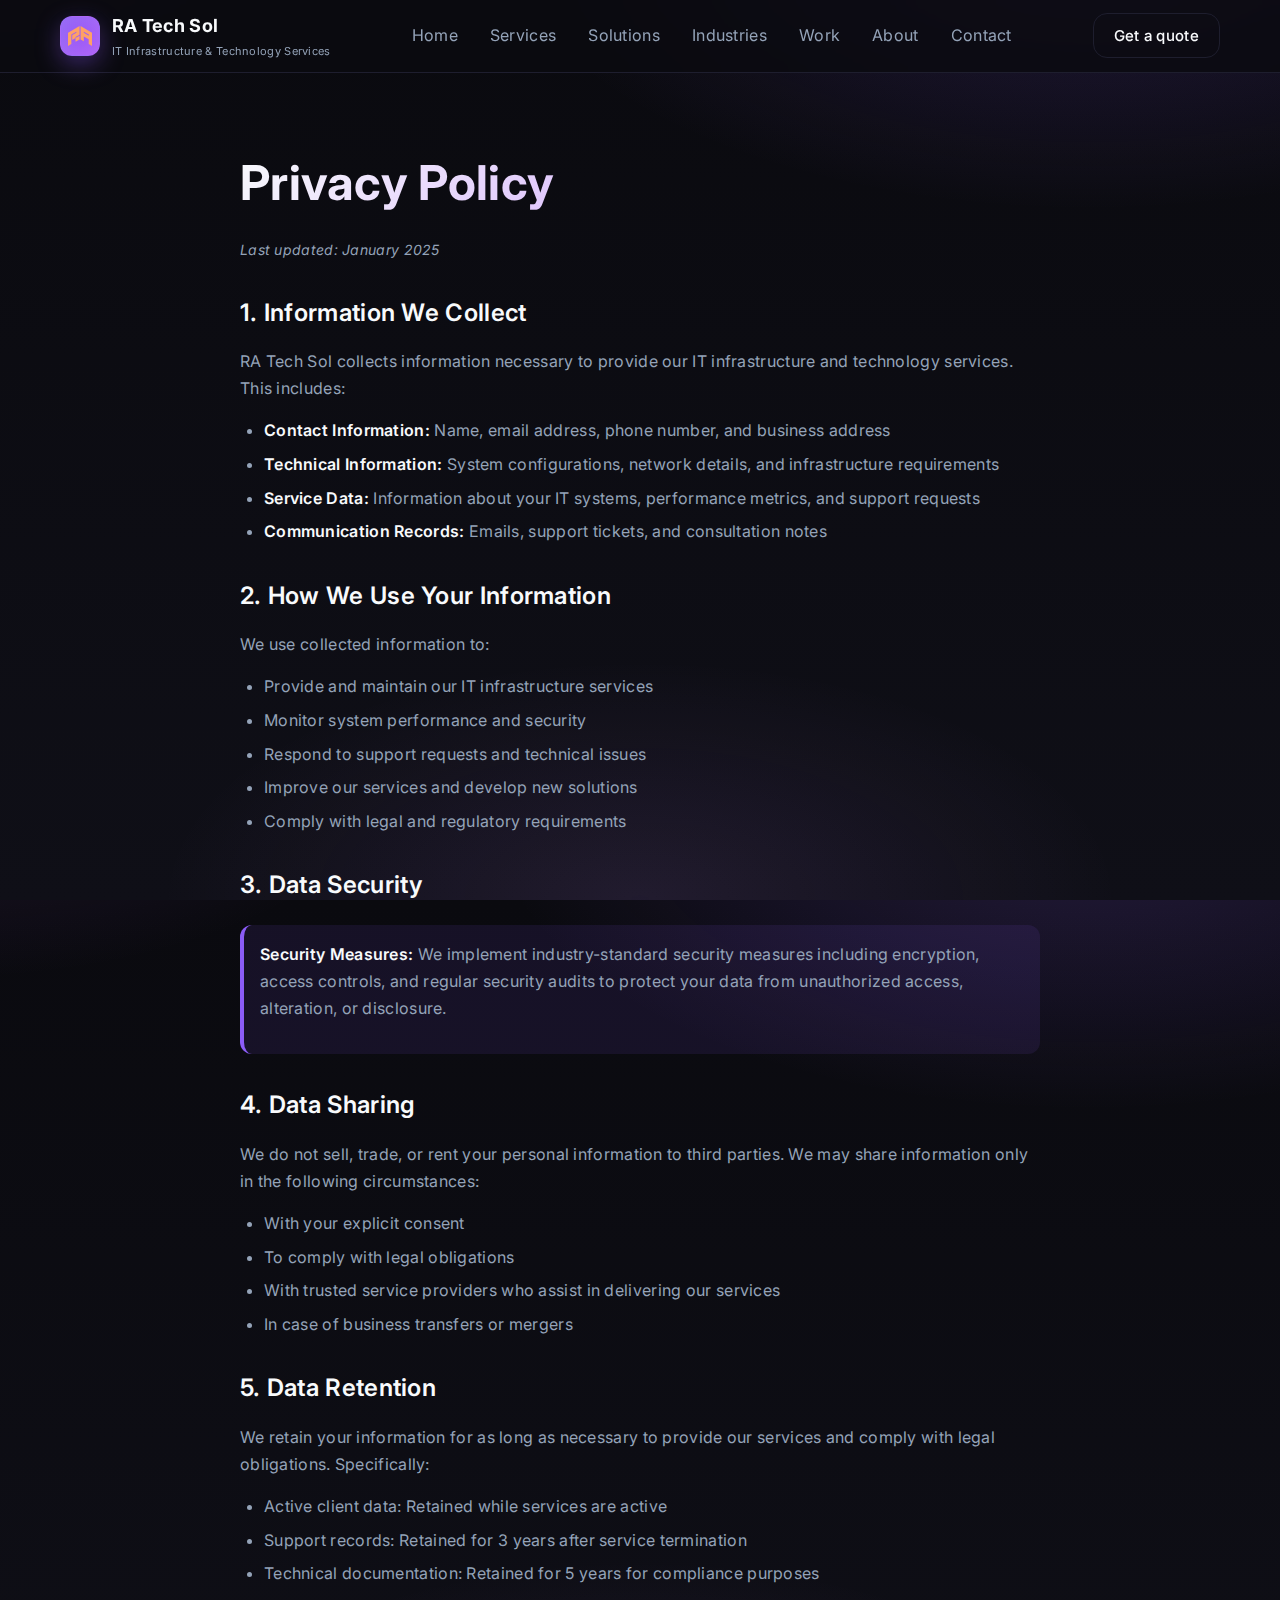
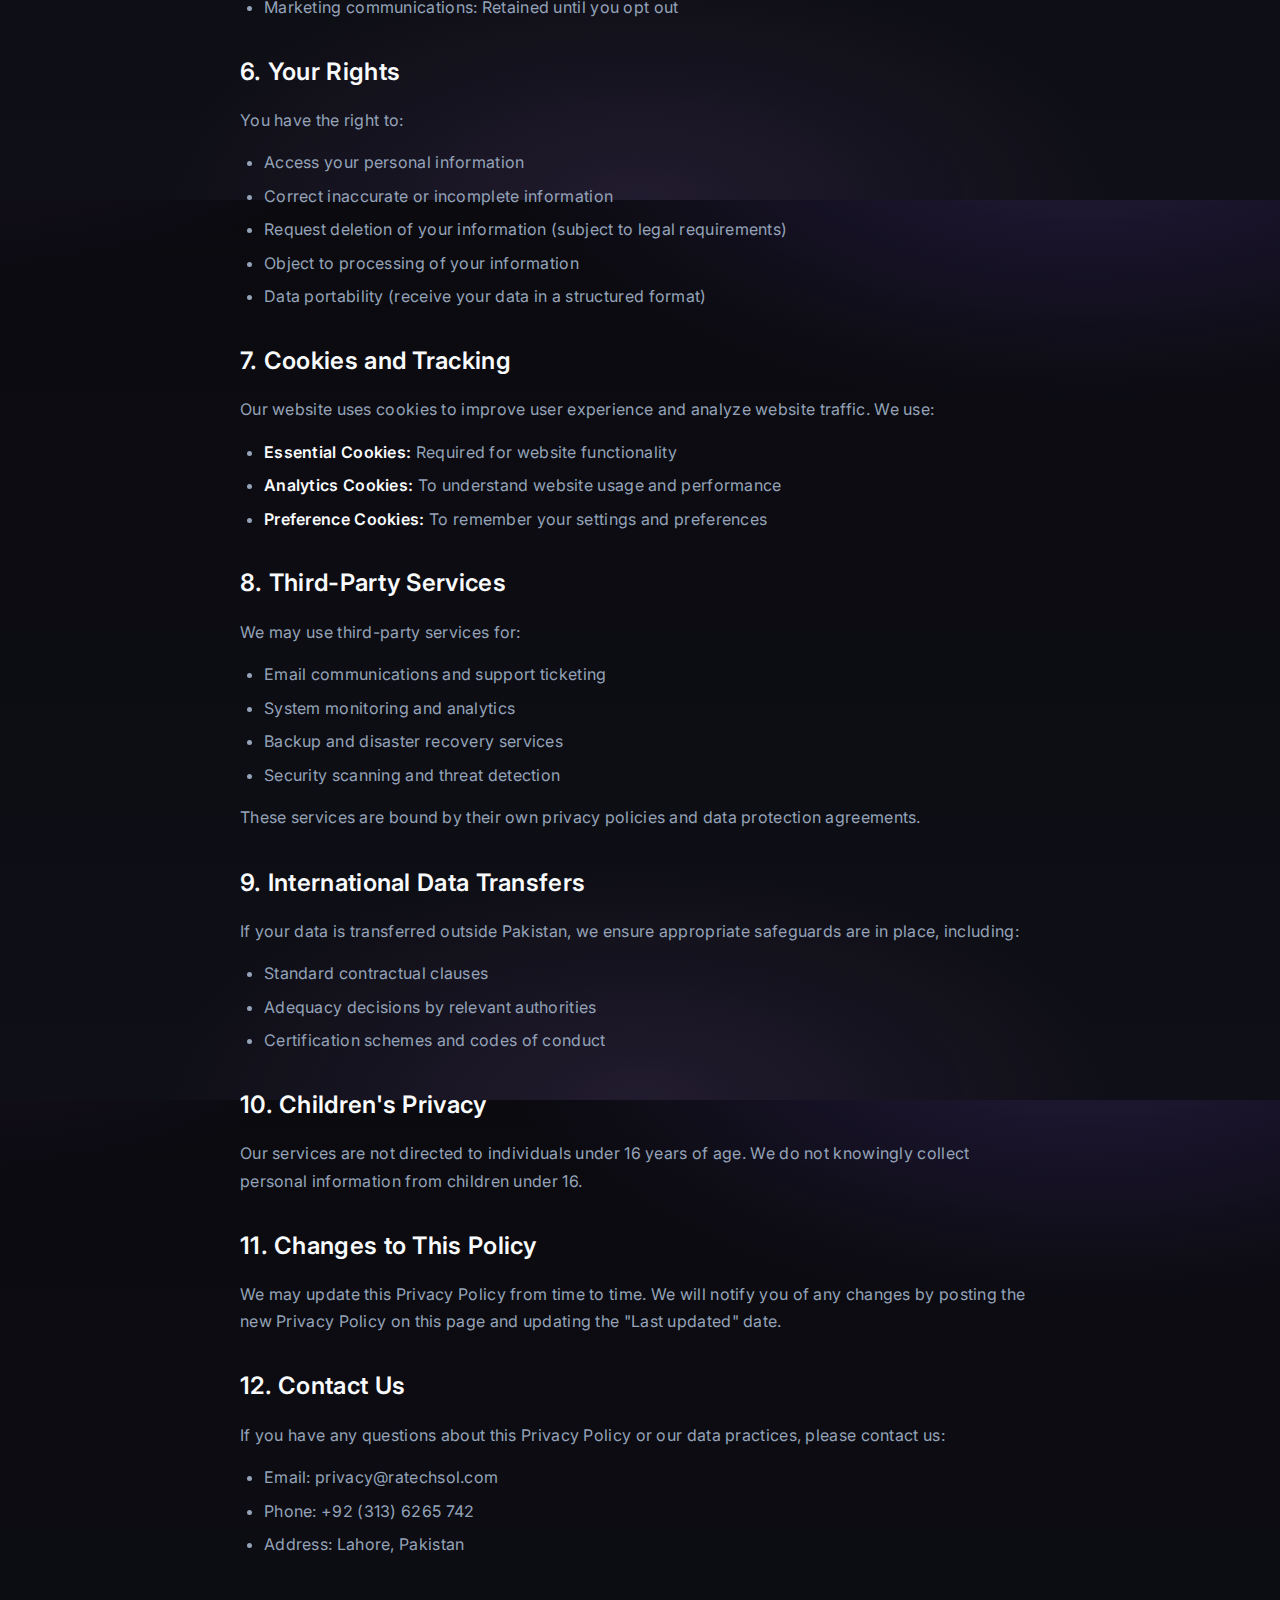
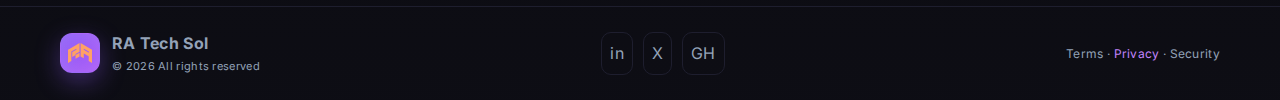
<file: privacy.html>
<!doctype html>
<html lang="en">
<head>
  <meta charset="utf-8" />
  <meta name="viewport" content="width=device-width, initial-scale=1" />
  <title>Privacy Policy — RA Tech Sol</title>
  <meta name="description" content="Privacy Policy for RA Tech Sol IT infrastructure and technology services." />
  <meta name="theme-color" content="#8B5CF6" />
  <link rel="icon" href="data:image/svg+xml,%3Csvg xmlns='http://www.w3.org/2000/svg' viewBox='0 0 64 64'%3E%3Cdefs/%3E%3Crect width='64' height='64' rx='14' fill='%238B5CF6'/%3E%3Cpath d='M18 44V20h13.5c5.5 0 9.5 3.7 9.5 8.7c0 3.4-1.8 6-4.7 7.5L41.8 44h-6.8l-4.8-6.7H24v6.7h-6zm6-12.3h7.1c2 0 3.5-1.6 3.5-3.9c0-2.2-1.6-3.8-3.5-3.8H24v7.7z' fill='white'/%3E%3C/svg%3E" />
  <link rel="preconnect" href="https://fonts.googleapis.com">
  <link rel="preconnect" href="https://fonts.gstatic.com" crossorigin>
  <link href="https://fonts.googleapis.com/css2?family=Inter:wght@400;500;600;700&display=swap" rel="stylesheet">
  <style>
    :root{
      --brand:#8B5CF6;
      --brand-2:#A855F7;
      --brand-3:#C084FC;
      --bg:#0a0a0f;
      --bg-elev:#111118;
      --text:#f8fafc;
      --muted:#94a3b8;
      --card:#0f0f17;
      --stroke:#1e1e2e;
      --ok:#10b981;
      --warn:#f59e0b;
      --error:#ef4444;
      --shadow: 0 20px 40px rgba(139, 92, 246, .15), 0 8px 20px rgba(0,0,0,.4);
      --shadow-lg: 0 25px 50px rgba(139, 92, 246, .2), 0 12px 30px rgba(0,0,0,.5);
      --radius:16px;
      --radius-sm:12px;
      --radius-xs:8px;
      --max:1200px;
    }
    *{box-sizing:border-box}
    html{scroll-behavior:smooth}
    html,body{height:100%}
    body{
      margin:0;
      font-family: 'Inter', ui-sans-serif, system-ui, -apple-system, Segoe UI, Roboto, Ubuntu, Cantarell, Noto Sans, Helvetica, Arial, Apple Color Emoji, Segoe UI Emoji;
      color:var(--text);
      background:
        radial-gradient(1200px 600px at 85% -10%, rgba(139,92,246,.2), transparent 50%),
        radial-gradient(1000px 520px at -5% -20%, rgba(168,85,247,.15), transparent 50%),
        radial-gradient(800px 400px at 50% 100%, rgba(192,132,252,.1), transparent 60%),
        linear-gradient(180deg, #0a0a0f, #0f0f17);
      letter-spacing:.3px;
      line-height:1.6;
      -webkit-font-smoothing:antialiased;
      -moz-osx-font-smoothing:grayscale;
    }
    a{color:inherit;text-decoration:none}
    .container{max-width:var(--max); margin:0 auto; padding:0 20px}
    header{
      position:sticky; top:0; z-index:50;
      background:rgba(10,10,15,.8);
      backdrop-filter: blur(10px);
      border-bottom:1px solid var(--stroke);
    }
    .nav{display:flex; align-items:center; justify-content:space-between; gap:16px; height:72px}
    .brand{display:flex; align-items:center; gap:12px}
    .logo{
      width:40px;height:40px;border-radius:12px;
      display:grid;place-items:center;flex:0 0 auto;
      background:linear-gradient(135deg, var(--brand), var(--brand-2));
      box-shadow: 0 8px 25px rgba(139,92,246,.4), 0 4px 12px rgba(0,0,0,.3), inset 0 0 25px rgba(255,255,255,.15);
      border: 1px solid rgba(255,255,255,.1);
    }
    .logo img{width:24px;height:24px;object-fit:contain;filter: drop-shadow(0 2px 4px rgba(0,0,0,.3)); filter: brightness(1.1) contrast(1.2)}
    .brand h1{font-size:18px; margin:0; font-weight:700; letter-spacing:.3px}
    .brand small{display:block;color:var(--muted); font-size:11px; margin-top:2px}
    nav ul{display:flex; gap:8px; list-style:none; margin:0; padding:0}
    nav a{
      padding:10px 12px; color:var(--muted); border-radius:10px;
      transition: .2s ease color, .2s ease background;
    }
    nav a:hover{color:var(--text); background:rgba(255,255,255,.05)}
    .btn{
      padding:12px 20px; border-radius:14px; border:1px solid var(--stroke); background:transparent; color:var(--text); cursor:pointer;
      transition: all 0.3s cubic-bezier(0.4, 0, 0.2, 1); font-weight:500; font-size:15px;
    }
    .btn:hover{transform:translateY(-2px); border-color:var(--brand-3); background:rgba(139,92,246,.05)}
    .btn.primary{
      background:linear-gradient(135deg, var(--brand), var(--brand-2)); border-color:transparent; box-shadow: var(--shadow);
      transition: all 0.3s cubic-bezier(0.4, 0, 0.2, 1);
    }
    .btn.primary:hover{transform: translateY(-2px); box-shadow: var(--shadow-lg);}
    .hamburger{display:none}
    
    /* Content */
    .content{padding:72px 0 32px; max-width:800px; margin:0 auto}
    .content h1{font-size: clamp(32px, 5vw, 48px); margin:0 0 16px; font-weight:700; background: linear-gradient(135deg, var(--text), var(--brand-3)); -webkit-background-clip: text; -webkit-text-fill-color: transparent; background-clip: text;}
    .content h2{font-size:24px; margin:32px 0 16px; font-weight:600; color:var(--text)}
    .content h3{font-size:20px; margin:24px 0 12px; font-weight:600; color:var(--text)}
    .content p{margin:0 0 16px; color:var(--muted); line-height:1.7}
    .content ul, .content ol{margin:0 0 16px; padding-left:24px; color:var(--muted)}
    .content li{margin:0 0 8px; line-height:1.6}
    .content strong{color:var(--text); font-weight:600}
    .content .highlight{background:rgba(139,92,246,.1); padding:16px; border-radius:12px; border-left:4px solid var(--brand); margin:20px 0}
    .content .last-updated{color:var(--muted); font-size:14px; margin-bottom:32px; font-style:italic}
    
    /* Footer */
    footer{border-top:1px solid var(--stroke); padding:24px 0; color:var(--muted)}
    footer .row{display:flex; align-items:center; justify-content:space-between; gap:12px; flex-wrap:wrap}
    .social{display:flex; gap:10px}
    .social a{padding:8px; border:1px solid var(--stroke); border-radius:10px; color:var(--muted)}
    .small{font-size:12px}
    
    /* Responsive */
    @media (max-width: 768px){
      .content{padding:48px 0 24px}
      .content h1{font-size:28px}
      .content h2{font-size:20px}
      .content h3{font-size:18px}
      .nav ul{display:none}
      .hamburger{display:inline-flex}
      .footer .row{flex-direction:column; gap:16px; text-align:center}
      .social{justify-content:center}
    }
  </style>
</head>
<body>
  <header>
    <div class="container nav" role="navigation" aria-label="Primary">
      <a class="brand" href="index.html" aria-label="RA Tech Sol Home">
        <span class="logo" aria-hidden="true">
          <img src="logo.svg" alt="RA Tech Sol Logo" width="24" height="24" />
        </span>
        <span>
          <h1>RA Tech Sol</h1>
          <small>IT Infrastructure & Technology Services</small>
        </span>
      </a>
      <nav>
        <ul id="menu">
          <li><a href="index.html">Home</a></li>
          <li><a href="services.html">Services</a></li>
          <li><a href="solutions.html">Solutions</a></li>
          <li><a href="industries.html">Industries</a></li>
          <li><a href="work.html">Work</a></li>
          <li><a href="about.html">About</a></li>
          <li><a href="contact.html">Contact</a></li>
        </ul>
      </nav>
      <div class="cta">
        <a class="btn" href="contact.html">Get a quote</a>
        <button class="btn primary hamburger" id="hamburger" aria-expanded="false" aria-controls="menu" aria-label="Toggle navigation">Menu</button>
      </div>
    </div>
  </header>

  <main class="content">
    <h1>Privacy Policy</h1>
    <p class="last-updated">Last updated: January 2025</p>
    
    <h2>1. Information We Collect</h2>
    <p>RA Tech Sol collects information necessary to provide our IT infrastructure and technology services. This includes:</p>
    <ul>
      <li><strong>Contact Information:</strong> Name, email address, phone number, and business address</li>
      <li><strong>Technical Information:</strong> System configurations, network details, and infrastructure requirements</li>
      <li><strong>Service Data:</strong> Information about your IT systems, performance metrics, and support requests</li>
      <li><strong>Communication Records:</strong> Emails, support tickets, and consultation notes</li>
    </ul>

    <h2>2. How We Use Your Information</h2>
    <p>We use collected information to:</p>
    <ul>
      <li>Provide and maintain our IT infrastructure services</li>
      <li>Monitor system performance and security</li>
      <li>Respond to support requests and technical issues</li>
      <li>Improve our services and develop new solutions</li>
      <li>Comply with legal and regulatory requirements</li>
    </ul>

    <h2>3. Data Security</h2>
    <div class="highlight">
      <p><strong>Security Measures:</strong> We implement industry-standard security measures including encryption, access controls, and regular security audits to protect your data from unauthorized access, alteration, or disclosure.</p>
    </div>

    <h2>4. Data Sharing</h2>
    <p>We do not sell, trade, or rent your personal information to third parties. We may share information only in the following circumstances:</p>
    <ul>
      <li>With your explicit consent</li>
      <li>To comply with legal obligations</li>
      <li>With trusted service providers who assist in delivering our services</li>
      <li>In case of business transfers or mergers</li>
    </ul>

    <h2>5. Data Retention</h2>
    <p>We retain your information for as long as necessary to provide our services and comply with legal obligations. Specifically:</p>
    <ul>
      <li>Active client data: Retained while services are active</li>
      <li>Support records: Retained for 3 years after service termination</li>
      <li>Technical documentation: Retained for 5 years for compliance purposes</li>
      <li>Marketing communications: Retained until you opt out</li>
    </ul>

    <h2>6. Your Rights</h2>
    <p>You have the right to:</p>
    <ul>
      <li>Access your personal information</li>
      <li>Correct inaccurate or incomplete information</li>
      <li>Request deletion of your information (subject to legal requirements)</li>
      <li>Object to processing of your information</li>
      <li>Data portability (receive your data in a structured format)</li>
    </ul>

    <h2>7. Cookies and Tracking</h2>
    <p>Our website uses cookies to improve user experience and analyze website traffic. We use:</p>
    <ul>
      <li><strong>Essential Cookies:</strong> Required for website functionality</li>
      <li><strong>Analytics Cookies:</strong> To understand website usage and performance</li>
      <li><strong>Preference Cookies:</strong> To remember your settings and preferences</li>
    </ul>

    <h2>8. Third-Party Services</h2>
    <p>We may use third-party services for:</p>
    <ul>
      <li>Email communications and support ticketing</li>
      <li>System monitoring and analytics</li>
      <li>Backup and disaster recovery services</li>
      <li>Security scanning and threat detection</li>
    </ul>
    <p>These services are bound by their own privacy policies and data protection agreements.</p>

    <h2>9. International Data Transfers</h2>
    <p>If your data is transferred outside Pakistan, we ensure appropriate safeguards are in place, including:</p>
    <ul>
      <li>Standard contractual clauses</li>
      <li>Adequacy decisions by relevant authorities</li>
      <li>Certification schemes and codes of conduct</li>
    </ul>

    <h2>10. Children's Privacy</h2>
    <p>Our services are not directed to individuals under 16 years of age. We do not knowingly collect personal information from children under 16.</p>

    <h2>11. Changes to This Policy</h2>
    <p>We may update this Privacy Policy from time to time. We will notify you of any changes by posting the new Privacy Policy on this page and updating the "Last updated" date.</p>

    <h2>12. Contact Us</h2>
    <p>If you have any questions about this Privacy Policy or our data practices, please contact us:</p>
    <ul>
      <li>Email: privacy@ratechsol.com</li>
      <li>Phone: +92 (313) 6265 742</li>
      <li>Address: Lahore, Pakistan</li>
    </ul>
  </main>

  <footer>
    <div class="container row">
      <div class="brand" aria-label="RA Tech Sol">
        <span class="logo" aria-hidden="true">
          <img src="logo.svg" alt="RA Tech Sol Logo" width="24" height="24" />
        </span>
        <span>
          <strong>RA Tech Sol</strong>
          <small>© <span id="year"></span> All rights reserved</small>
        </span>
      </div>
      <div class="social" aria-label="Social links">
        <a href="https://www.linkedin.com/company/ra-techsol" aria-label="LinkedIn" target="_blank" rel="noopener">in</a>
        <a href="#" aria-label="Twitter / X">X</a>
        <a href="#" aria-label="GitHub">GH</a>
      </div>
      <div class="small">
        <a href="terms.html" style="color:var(--muted)">Terms</a> · 
        <a href="privacy.html" style="color:var(--brand-3)">Privacy</a> · 
        <a href="security.html" style="color:var(--muted)">Security</a>
      </div>
    </div>
  </footer>

  <script>
    // Year
    document.getElementById('year').textContent = new Date().getFullYear();

    // Mobile menu toggle
    const hamburger = document.getElementById('hamburger');
    const menu = document.getElementById('menu');
    if (hamburger) {
      hamburger.addEventListener('click', () => {
        const open = hamburger.getAttribute('aria-expanded') === 'true';
        hamburger.setAttribute('aria-expanded', String(!open));
        
        if (!open) {
          menu.style.display = 'flex';
          menu.style.flexDirection = 'column';
          menu.style.position = 'absolute';
          menu.style.top = '100%';
          menu.style.left = '0';
          menu.style.right = '0';
          menu.style.background = 'rgba(10,10,15,.95)';
          menu.style.backdropFilter = 'blur(10px)';
          menu.style.border = '1px solid var(--stroke)';
          menu.style.borderRadius = '0 0 16px 16px';
          menu.style.padding = '20px';
          menu.style.gap = '8px';
          menu.style.zIndex = '1000';
          menu.style.animation = 'fadeInUp 0.3s ease-out';
        } else {
          menu.style.display = 'none';
        }
      });
    }
  </script>
</body>
</html>
</file>
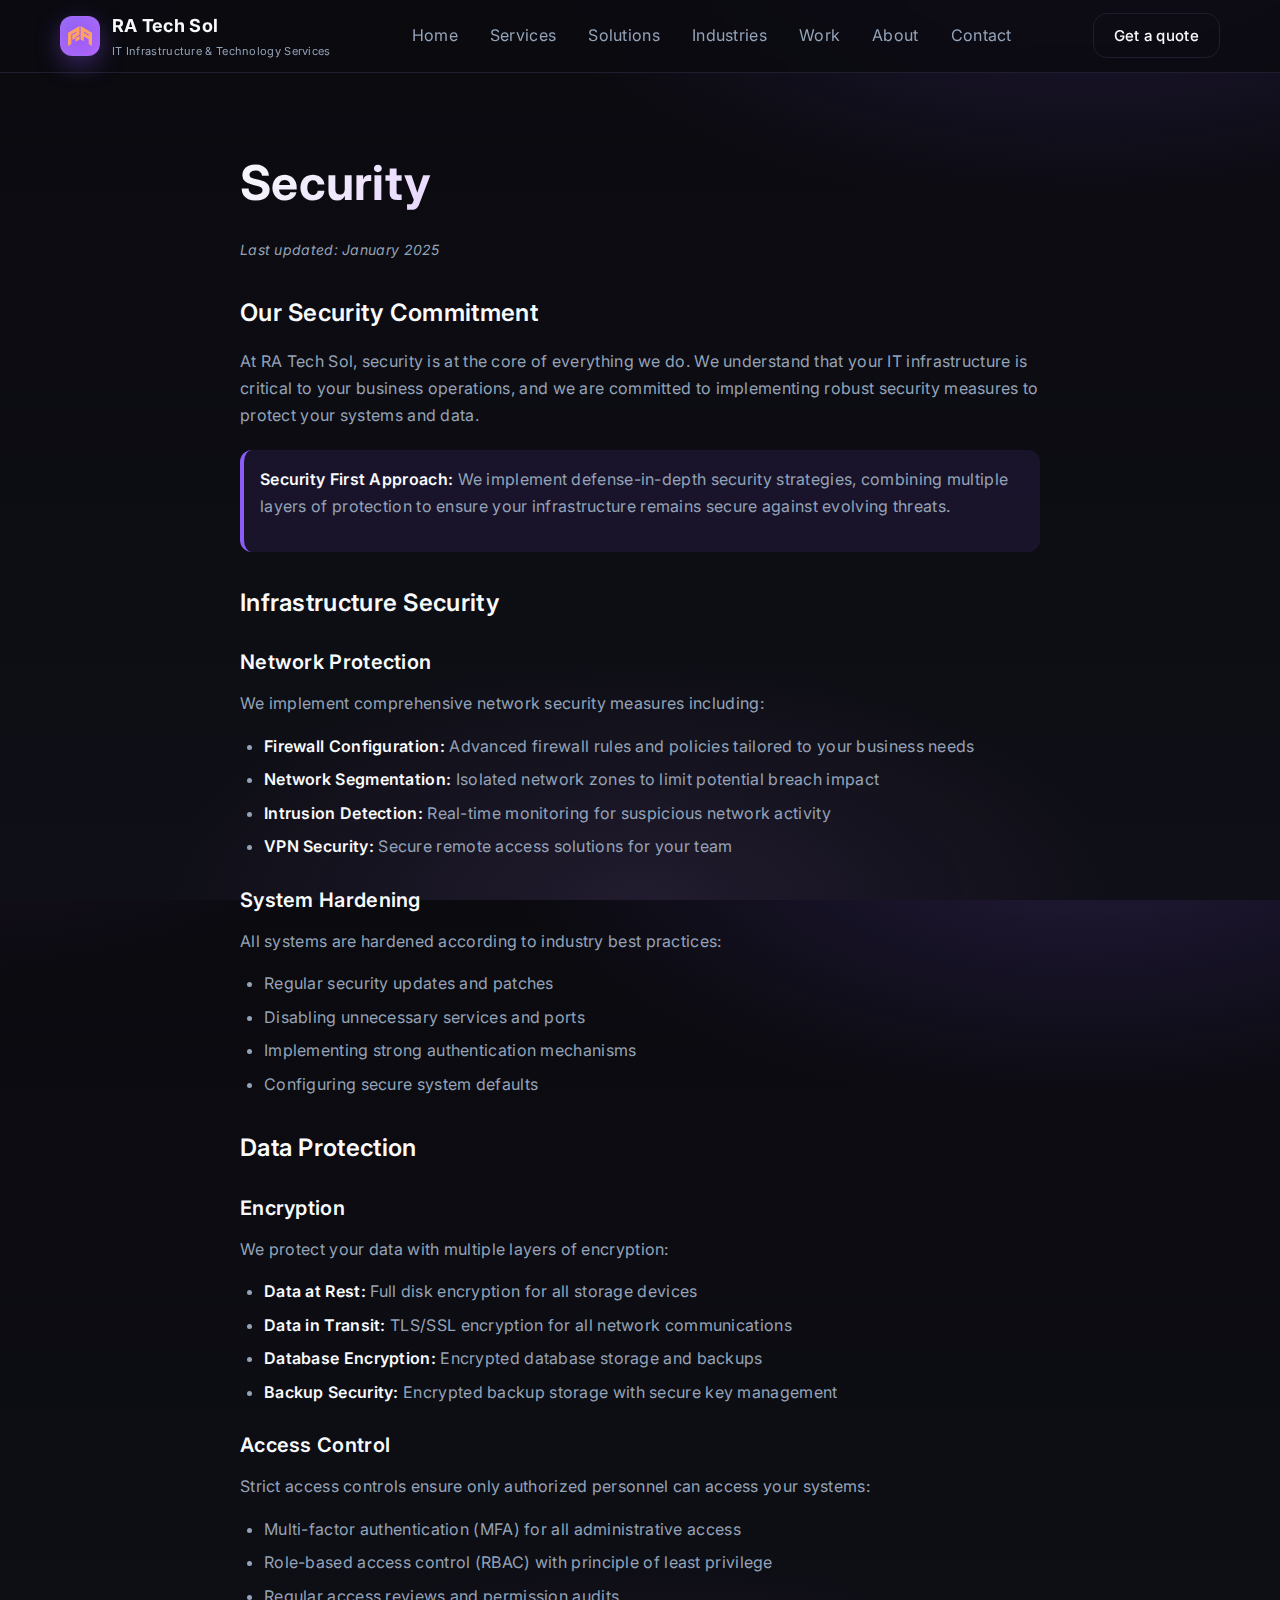
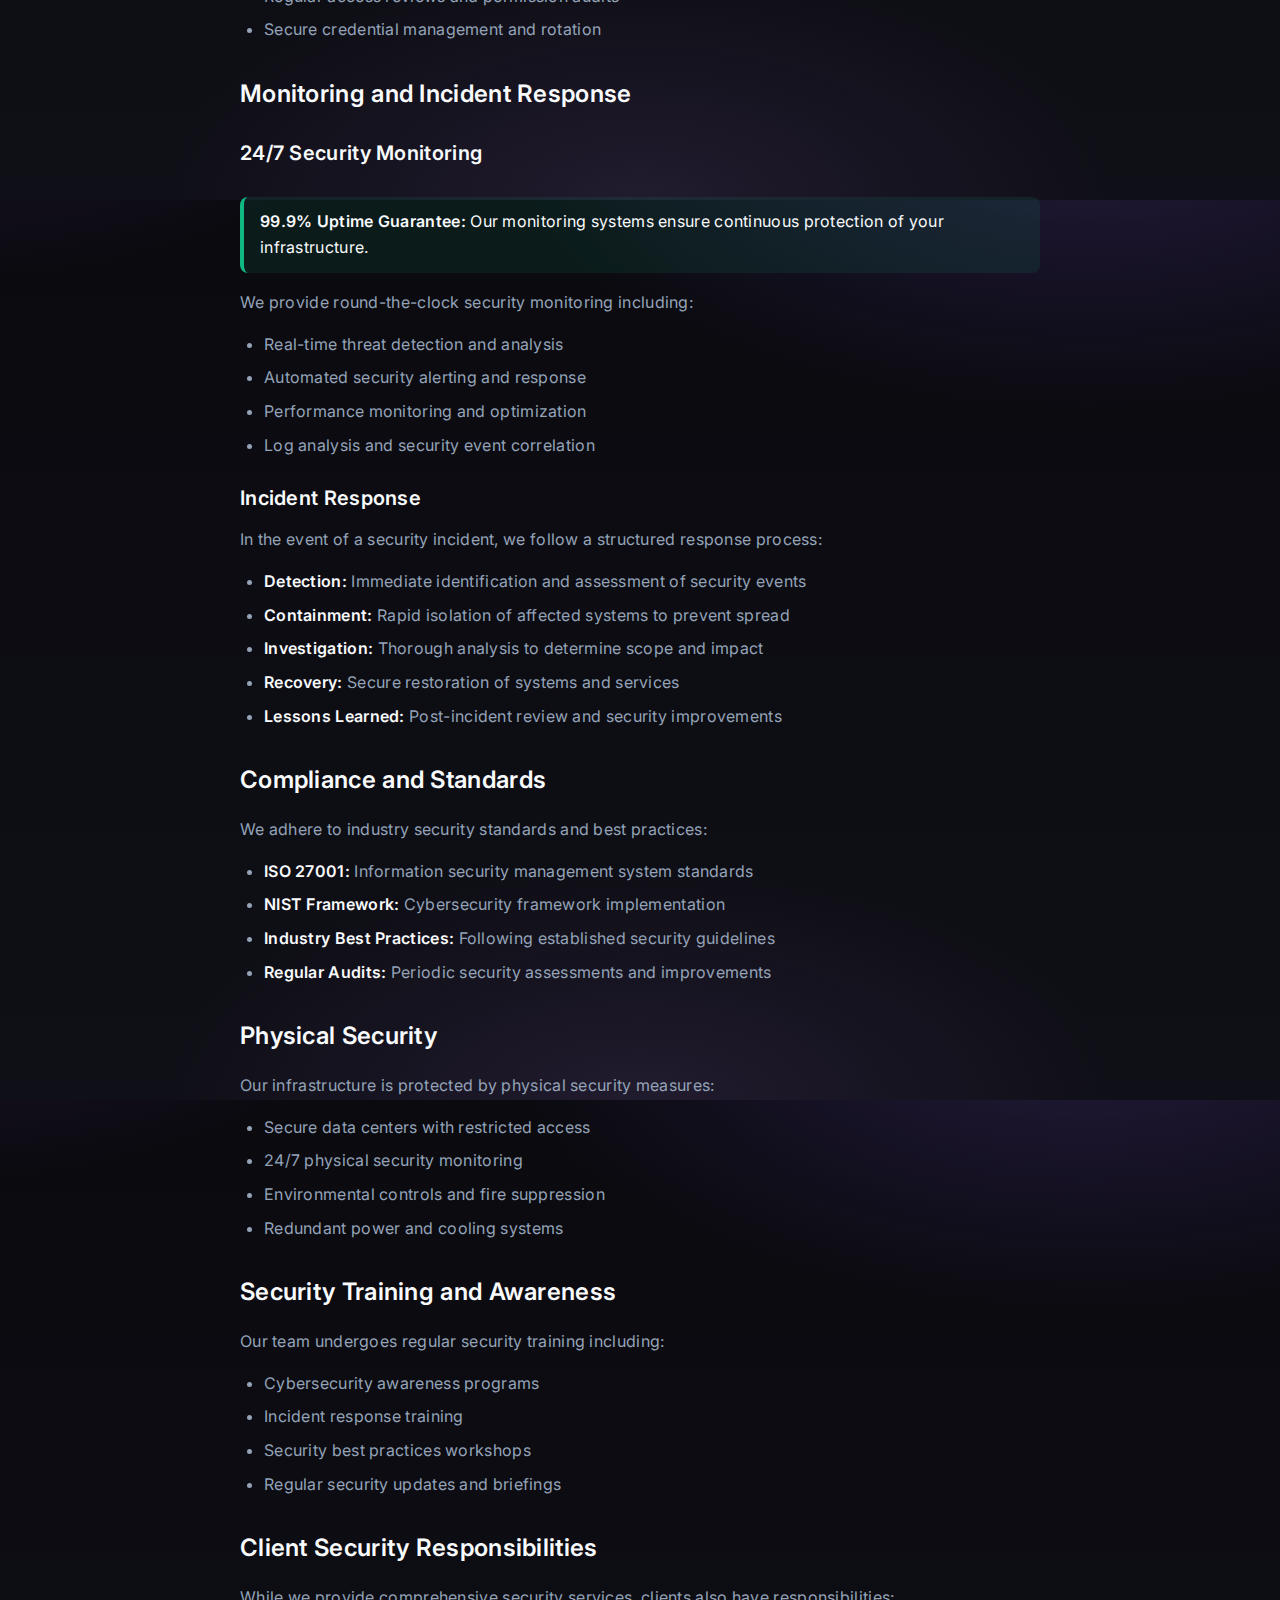
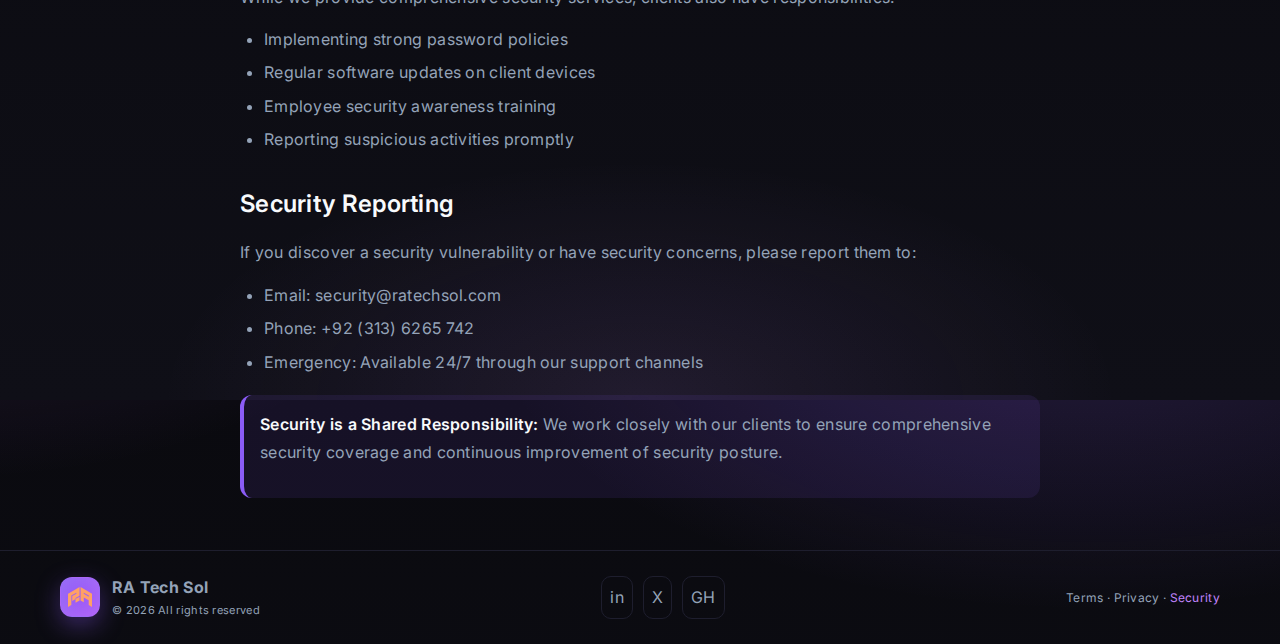
<file: security.html>
<!doctype html>
<html lang="en">
<head>
  <meta charset="utf-8" />
  <meta name="viewport" content="width=device-width, initial-scale=1" />
  <title>Security — RA Tech Sol</title>
  <meta name="description" content="Security practices and infrastructure protection measures at RA Tech Sol." />
  <meta name="theme-color" content="#8B5CF6" />
  <link rel="icon" href="data:image/svg+xml,%3Csvg xmlns='http://www.w3.org/2000/svg' viewBox='0 0 64 64'%3E%3Cdefs/%3E%3Crect width='64' height='64' rx='14' fill='%238B5CF6'/%3E%3Cpath d='M18 44V20h13.5c5.5 0 9.5 3.7 9.5 8.7c0 3.4-1.8 6-4.7 7.5L41.8 44h-6.8l-4.8-6.7H24v6.7h-6zm6-12.3h7.1c2 0 3.5-1.6 3.5-3.9c0-2.2-1.6-3.8-3.5-3.8H24v7.7z' fill='white'/%3E%3C/svg%3E" />
  <link rel="preconnect" href="https://fonts.googleapis.com">
  <link rel="preconnect" href="https://fonts.gstatic.com" crossorigin>
  <link href="https://fonts.googleapis.com/css2?family=Inter:wght@400;500;600;700&display=swap" rel="stylesheet">
  <style>
    :root{
      --brand:#8B5CF6;
      --brand-2:#A855F7;
      --brand-3:#C084FC;
      --bg:#0a0a0f;
      --bg-elev:#111118;
      --text:#f8fafc;
      --muted:#94a3b8;
      --card:#0f0f17;
      --stroke:#1e1e2e;
      --ok:#10b981;
      --warn:#f59e0b;
      --error:#ef4444;
      --shadow: 0 20px 40px rgba(139, 92, 246, .15), 0 8px 20px rgba(0,0,0,.4);
      --shadow-lg: 0 25px 50px rgba(139, 92, 246, .2), 0 12px 30px rgba(0,0,0,.5);
      --radius:16px;
      --radius-sm:12px;
      --radius-xs:8px;
      --max:1200px;
    }
    *{box-sizing:border-box}
    html{scroll-behavior:smooth}
    html,body{height:100%}
    body{
      margin:0;
      font-family: 'Inter', ui-sans-serif, system-ui, -apple-system, Segoe UI, Roboto, Ubuntu, Cantarell, Noto Sans, Helvetica, Arial, Apple Color Emoji, Segoe UI Emoji;
      color:var(--text);
      background:
        radial-gradient(1200px 600px at 85% -10%, rgba(139,92,246,.2), transparent 50%),
        radial-gradient(1000px 520px at -5% -20%, rgba(168,85,247,.15), transparent 50%),
        radial-gradient(800px 400px at 50% 100%, rgba(192,132,252,.1), transparent 60%),
        linear-gradient(180deg, #0a0a0f, #0f0f17);
      letter-spacing:.3px;
      line-height:1.6;
      -webkit-font-smoothing:antialiased;
      -moz-osx-font-smoothing:grayscale;
    }
    a{color:inherit;text-decoration:none}
    .container{max-width:var(--max); margin:0 auto; padding:0 20px}
    header{
      position:sticky; top:0; z-index:50;
      background:rgba(10,10,15,.8);
      backdrop-filter: blur(10px);
      border-bottom:1px solid var(--stroke);
    }
    .nav{display:flex; align-items:center; justify-content:space-between; gap:16px; height:72px}
    .brand{display:flex; align-items:center; gap:12px}
    .logo{
      width:40px;height:40px;border-radius:12px;
      display:grid;place-items:center;flex:0 0 auto;
      background:linear-gradient(135deg, var(--brand), var(--brand-2));
      box-shadow: 0 8px 25px rgba(139,92,246,.4), 0 4px 12px rgba(0,0,0,.3), inset 0 0 25px rgba(255,255,255,.15);
      border: 1px solid rgba(255,255,255,.1);
    }
    .logo img{width:24px;height:24px;object-fit:contain;filter: drop-shadow(0 2px 4px rgba(0,0,0,.3)); filter: brightness(1.1) contrast(1.2)}
    .brand h1{font-size:18px; margin:0; font-weight:700; letter-spacing:.3px}
    .brand small{display:block;color:var(--muted); font-size:11px; margin-top:2px}
    nav ul{display:flex; gap:8px; list-style:none; margin:0; padding:0}
    nav a{
      padding:10px 12px; color:var(--muted); border-radius:10px;
      transition: .2s ease color, .2s ease background;
    }
    nav a:hover{color:var(--text); background:rgba(255,255,255,.05)}
    .btn{
      padding:12px 20px; border-radius:14px; border:1px solid var(--stroke); background:transparent; color:var(--text); cursor:pointer;
      transition: all 0.3s cubic-bezier(0.4, 0, 0.2, 1); font-weight:500; font-size:15px;
    }
    .btn:hover{transform:translateY(-2px); border-color:var(--brand-3); background:rgba(139,92,246,.05)}
    .btn.primary{
      background:linear-gradient(135deg, var(--brand), var(--brand-2)); border-color:transparent; box-shadow: var(--shadow);
      transition: all 0.3s cubic-bezier(0.4, 0, 0.2, 1);
    }
    .btn.primary:hover{transform: translateY(-2px); box-shadow: var(--shadow-lg);}
    .hamburger{display:none}
    
    /* Content */
    .content{padding:72px 0 32px; max-width:800px; margin:0 auto}
    .content h1{font-size: clamp(32px, 5vw, 48px); margin:0 0 16px; font-weight:700; background: linear-gradient(135deg, var(--text), var(--brand-3)); -webkit-background-clip: text; -webkit-text-fill-color: transparent; background-clip: text;}
    .content h2{font-size:24px; margin:32px 0 16px; font-weight:600; color:var(--text)}
    .content h3{font-size:20px; margin:24px 0 12px; font-weight:600; color:var(--text)}
    .content p{margin:0 0 16px; color:var(--muted); line-height:1.7}
    .content ul, .content ol{margin:0 0 16px; padding-left:24px; color:var(--muted)}
    .content li{margin:0 0 8px; line-height:1.6}
    .content strong{color:var(--text); font-weight:600}
    .content .highlight{background:rgba(139,92,246,.1); padding:16px; border-radius:12px; border-left:4px solid var(--brand); margin:20px 0}
    .content .security-badge{background:rgba(16,185,129,.1); padding:12px 16px; border-radius:8px; border-left:4px solid var(--ok); margin:16px 0; display:inline-block}
    .content .last-updated{color:var(--muted); font-size:14px; margin-bottom:32px; font-style:italic}
    
    /* Footer */
    footer{border-top:1px solid var(--stroke); padding:24px 0; color:var(--muted)}
    footer .row{display:flex; align-items:center; justify-content:space-between; gap:12px; flex-wrap:wrap}
    .social{display:flex; gap:10px}
    .social a{padding:8px; border:1px solid var(--stroke); border-radius:10px; color:var(--muted)}
    .small{font-size:12px}
    
    /* Responsive */
    @media (max-width: 768px){
      .content{padding:48px 0 24px}
      .content h1{font-size:28px}
      .content h2{font-size:20px}
      .content h3{font-size:18px}
      .nav ul{display:none}
      .hamburger{display:inline-flex}
      .footer .row{flex-direction:column; gap:16px; text-align:center}
      .social{justify-content:center}
    }
  </style>
</head>
<body>
  <header>
    <div class="container nav" role="navigation" aria-label="Primary">
      <a class="brand" href="index.html" aria-label="RA Tech Sol Home">
        <span class="logo" aria-hidden="true">
          <img src="logo.svg" alt="RA Tech Sol Logo" width="24" height="24" />
        </span>
        <span>
          <h1>RA Tech Sol</h1>
          <small>IT Infrastructure & Technology Services</small>
        </span>
      </a>
      <nav>
        <ul id="menu">
          <li><a href="index.html">Home</a></li>
          <li><a href="services.html">Services</a></li>
          <li><a href="solutions.html">Solutions</a></li>
          <li><a href="industries.html">Industries</a></li>
          <li><a href="work.html">Work</a></li>
          <li><a href="about.html">About</a></li>
          <li><a href="contact.html">Contact</a></li>
        </ul>
      </nav>
      <div class="cta">
        <a class="btn" href="contact.html">Get a quote</a>
        <button class="btn primary hamburger" id="hamburger" aria-expanded="false" aria-controls="menu" aria-label="Toggle navigation">Menu</button>
      </div>
    </div>
  </header>

  <main class="content">
    <h1>Security</h1>
    <p class="last-updated">Last updated: January 2025</p>
    
    <h2>Our Security Commitment</h2>
    <p>At RA Tech Sol, security is at the core of everything we do. We understand that your IT infrastructure is critical to your business operations, and we are committed to implementing robust security measures to protect your systems and data.</p>

    <div class="highlight">
      <p><strong>Security First Approach:</strong> We implement defense-in-depth security strategies, combining multiple layers of protection to ensure your infrastructure remains secure against evolving threats.</p>
    </div>

    <h2>Infrastructure Security</h2>
    <h3>Network Protection</h3>
    <p>We implement comprehensive network security measures including:</p>
    <ul>
      <li><strong>Firewall Configuration:</strong> Advanced firewall rules and policies tailored to your business needs</li>
      <li><strong>Network Segmentation:</strong> Isolated network zones to limit potential breach impact</li>
      <li><strong>Intrusion Detection:</strong> Real-time monitoring for suspicious network activity</li>
      <li><strong>VPN Security:</strong> Secure remote access solutions for your team</li>
    </ul>

    <h3>System Hardening</h3>
    <p>All systems are hardened according to industry best practices:</p>
    <ul>
      <li>Regular security updates and patches</li>
      <li>Disabling unnecessary services and ports</li>
      <li>Implementing strong authentication mechanisms</li>
      <li>Configuring secure system defaults</li>
    </ul>

    <h2>Data Protection</h2>
    <h3>Encryption</h3>
    <p>We protect your data with multiple layers of encryption:</p>
    <ul>
      <li><strong>Data at Rest:</strong> Full disk encryption for all storage devices</li>
      <li><strong>Data in Transit:</strong> TLS/SSL encryption for all network communications</li>
      <li><strong>Database Encryption:</strong> Encrypted database storage and backups</li>
      <li><strong>Backup Security:</strong> Encrypted backup storage with secure key management</li>
    </ul>

    <h3>Access Control</h3>
    <p>Strict access controls ensure only authorized personnel can access your systems:</p>
    <ul>
      <li>Multi-factor authentication (MFA) for all administrative access</li>
      <li>Role-based access control (RBAC) with principle of least privilege</li>
      <li>Regular access reviews and permission audits</li>
      <li>Secure credential management and rotation</li>
    </ul>

    <h2>Monitoring and Incident Response</h2>
    <h3>24/7 Security Monitoring</h3>
    <div class="security-badge">
      <strong>99.9% Uptime Guarantee:</strong> Our monitoring systems ensure continuous protection of your infrastructure.
    </div>
    <p>We provide round-the-clock security monitoring including:</p>
    <ul>
      <li>Real-time threat detection and analysis</li>
      <li>Automated security alerting and response</li>
      <li>Performance monitoring and optimization</li>
      <li>Log analysis and security event correlation</li>
    </ul>

    <h3>Incident Response</h3>
    <p>In the event of a security incident, we follow a structured response process:</p>
    <ul>
      <li><strong>Detection:</strong> Immediate identification and assessment of security events</li>
      <li><strong>Containment:</strong> Rapid isolation of affected systems to prevent spread</li>
      <li><strong>Investigation:</strong> Thorough analysis to determine scope and impact</li>
      <li><strong>Recovery:</strong> Secure restoration of systems and services</li>
      <li><strong>Lessons Learned:</strong> Post-incident review and security improvements</li>
    </ul>

    <h2>Compliance and Standards</h2>
    <p>We adhere to industry security standards and best practices:</p>
    <ul>
      <li><strong>ISO 27001:</strong> Information security management system standards</li>
      <li><strong>NIST Framework:</strong> Cybersecurity framework implementation</li>
      <li><strong>Industry Best Practices:</strong> Following established security guidelines</li>
      <li><strong>Regular Audits:</strong> Periodic security assessments and improvements</li>
    </ul>

    <h2>Physical Security</h2>
    <p>Our infrastructure is protected by physical security measures:</p>
    <ul>
      <li>Secure data centers with restricted access</li>
      <li>24/7 physical security monitoring</li>
      <li>Environmental controls and fire suppression</li>
      <li>Redundant power and cooling systems</li>
    </ul>

    <h2>Security Training and Awareness</h2>
    <p>Our team undergoes regular security training including:</p>
    <ul>
      <li>Cybersecurity awareness programs</li>
      <li>Incident response training</li>
      <li>Security best practices workshops</li>
      <li>Regular security updates and briefings</li>
    </ul>

    <h2>Client Security Responsibilities</h2>
    <p>While we provide comprehensive security services, clients also have responsibilities:</p>
    <ul>
      <li>Implementing strong password policies</li>
      <li>Regular software updates on client devices</li>
      <li>Employee security awareness training</li>
      <li>Reporting suspicious activities promptly</li>
    </ul>

    <h2>Security Reporting</h2>
    <p>If you discover a security vulnerability or have security concerns, please report them to:</p>
    <ul>
      <li>Email: security@ratechsol.com</li>
      <li>Phone: +92 (313) 6265 742</li>
      <li>Emergency: Available 24/7 through our support channels</li>
    </ul>

    <div class="highlight">
      <p><strong>Security is a Shared Responsibility:</strong> We work closely with our clients to ensure comprehensive security coverage and continuous improvement of security posture.</p>
    </div>
  </main>

  <footer>
    <div class="container row">
      <div class="brand" aria-label="RA Tech Sol">
        <span class="logo" aria-hidden="true">
          <img src="logo.svg" alt="RA Tech Sol Logo" width="24" height="24" />
        </span>
        <span>
          <strong>RA Tech Sol</strong>
          <small>© <span id="year"></span> All rights reserved</small>
        </span>
      </div>
      <div class="social" aria-label="Social links">
        <a href="https://www.linkedin.com/company/ra-techsol" aria-label="LinkedIn" target="_blank" rel="noopener">in</a>
        <a href="#" aria-label="Twitter / X">X</a>
        <a href="#" aria-label="GitHub">GH</a>
      </div>
      <div class="small">
        <a href="terms.html" style="color:var(--muted)">Terms</a> · 
        <a href="privacy.html" style="color:var(--muted)">Privacy</a> · 
        <a href="security.html" style="color:var(--brand-3)">Security</a>
      </div>
    </div>
  </footer>

  <script>
    // Year
    document.getElementById('year').textContent = new Date().getFullYear();

    // Mobile menu toggle
    const hamburger = document.getElementById('hamburger');
    const menu = document.getElementById('menu');
    if (hamburger) {
      hamburger.addEventListener('click', () => {
        const open = hamburger.getAttribute('aria-expanded') === 'true';
        hamburger.setAttribute('aria-expanded', String(!open));
        
        if (!open) {
          menu.style.display = 'flex';
          menu.style.flexDirection = 'column';
          menu.style.position = 'absolute';
          menu.style.top = '100%';
          menu.style.left = '0';
          menu.style.right = '0';
          menu.style.background = 'rgba(10,10,15,.95)';
          menu.style.backdropFilter = 'blur(10px)';
          menu.style.border = '1px solid var(--stroke)';
          menu.style.borderRadius = '0 0 16px 16px';
          menu.style.padding = '20px';
          menu.style.gap = '8px';
          menu.style.zIndex = '1000';
          menu.style.animation = 'fadeInUp 0.3s ease-out';
        } else {
          menu.style.display = 'none';
        }
      });
    }
  </script>
</body>
</html>
</file>
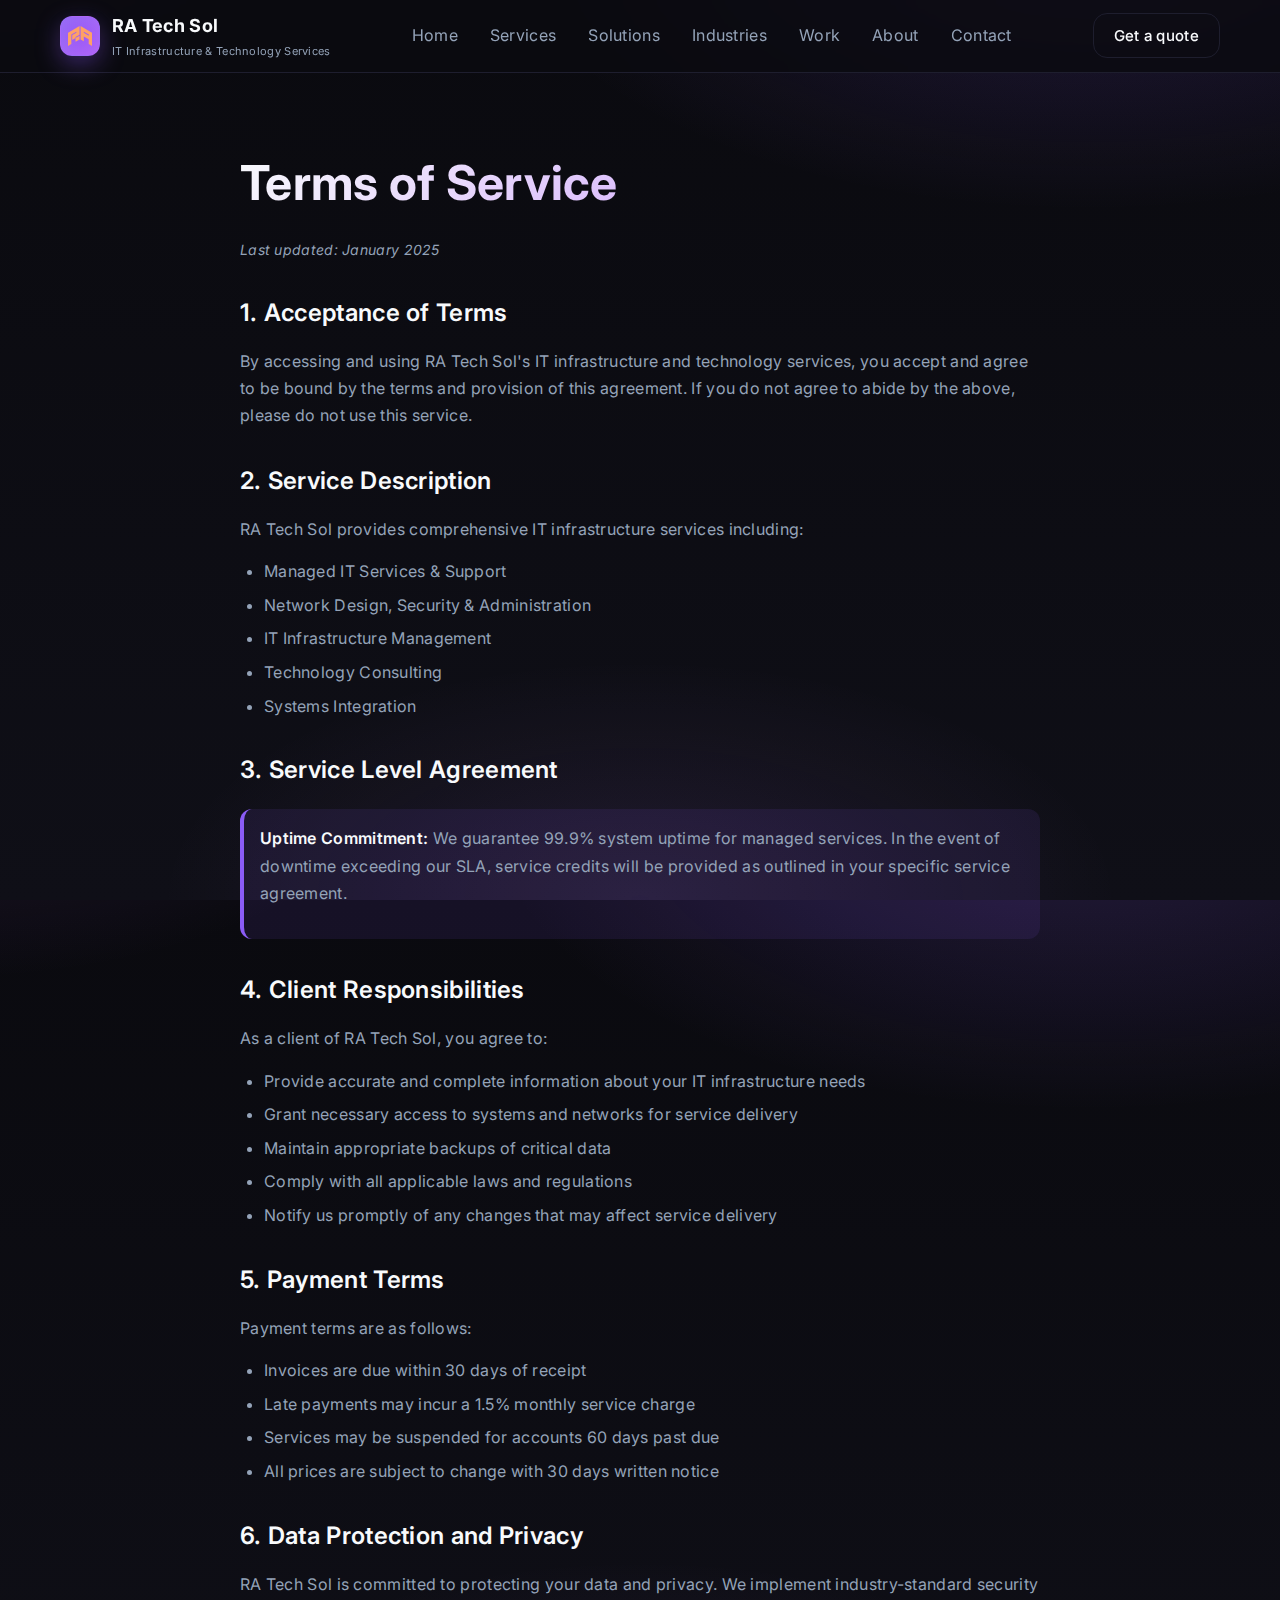
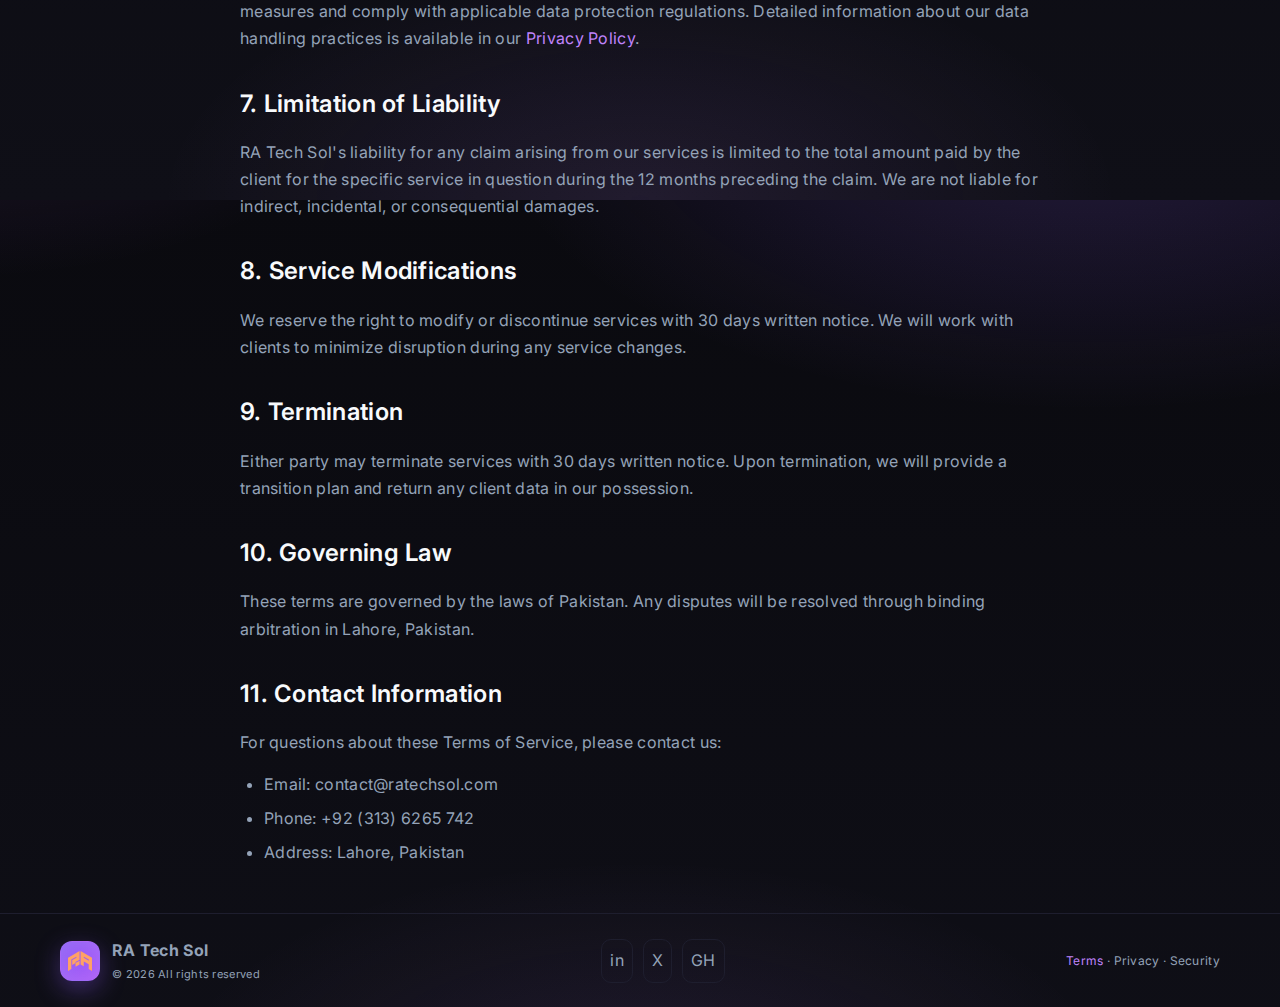
<file: terms.html>
<!doctype html>
<html lang="en">
<head>
  <meta charset="utf-8" />
  <meta name="viewport" content="width=device-width, initial-scale=1" />
  <title>Terms of Service — RA Tech Sol</title>
  <meta name="description" content="Terms of Service for RA Tech Sol IT infrastructure and technology services." />
  <meta name="theme-color" content="#8B5CF6" />
  <link rel="icon" href="data:image/svg+xml,%3Csvg xmlns='http://www.w3.org/2000/svg' viewBox='0 0 64 64'%3E%3Cdefs/%3E%3Crect width='64' height='64' rx='14' fill='%238B5CF6'/%3E%3Cpath d='M18 44V20h13.5c5.5 0 9.5 3.7 9.5 8.7c0 3.4-1.8 6-4.7 7.5L41.8 44h-6.8l-4.8-6.7H24v6.7h-6zm6-12.3h7.1c2 0 3.5-1.6 3.5-3.9c0-2.2-1.6-3.8-3.5-3.8H24v7.7z' fill='white'/%3E%3C/svg%3E" />
  <link rel="preconnect" href="https://fonts.googleapis.com">
  <link rel="preconnect" href="https://fonts.gstatic.com" crossorigin>
  <link href="https://fonts.googleapis.com/css2?family=Inter:wght@400;500;600;700&display=swap" rel="stylesheet">
  <style>
    :root{
      --brand:#8B5CF6;
      --brand-2:#A855F7;
      --brand-3:#C084FC;
      --bg:#0a0a0f;
      --bg-elev:#111118;
      --text:#f8fafc;
      --muted:#94a3b8;
      --card:#0f0f17;
      --stroke:#1e1e2e;
      --ok:#10b981;
      --warn:#f59e0b;
      --error:#ef4444;
      --shadow: 0 20px 40px rgba(139, 92, 246, .15), 0 8px 20px rgba(0,0,0,.4);
      --shadow-lg: 0 25px 50px rgba(139, 92, 246, .2), 0 12px 30px rgba(0,0,0,.5);
      --radius:16px;
      --radius-sm:12px;
      --radius-xs:8px;
      --max:1200px;
    }
    *{box-sizing:border-box}
    html{scroll-behavior:smooth}
    html,body{height:100%}
    body{
      margin:0;
      font-family: 'Inter', ui-sans-serif, system-ui, -apple-system, Segoe UI, Roboto, Ubuntu, Cantarell, Noto Sans, Helvetica, Arial, Apple Color Emoji, Segoe UI Emoji;
      color:var(--text);
      background:
        radial-gradient(1200px 600px at 85% -10%, rgba(139,92,246,.2), transparent 50%),
        radial-gradient(1000px 520px at -5% -20%, rgba(168,85,247,.15), transparent 50%),
        radial-gradient(800px 400px at 50% 100%, rgba(192,132,252,.1), transparent 60%),
        linear-gradient(180deg, #0a0a0f, #0f0f17);
      letter-spacing:.3px;
      line-height:1.6;
      -webkit-font-smoothing:antialiased;
      -moz-osx-font-smoothing:grayscale;
    }
    a{color:inherit;text-decoration:none}
    .container{max-width:var(--max); margin:0 auto; padding:0 20px}
    header{
      position:sticky; top:0; z-index:50;
      background:rgba(10,10,15,.8);
      backdrop-filter: blur(10px);
      border-bottom:1px solid var(--stroke);
    }
    .nav{display:flex; align-items:center; justify-content:space-between; gap:16px; height:72px}
    .brand{display:flex; align-items:center; gap:12px}
    .logo{
      width:40px;height:40px;border-radius:12px;
      display:grid;place-items:center;flex:0 0 auto;
      background:linear-gradient(135deg, var(--brand), var(--brand-2));
      box-shadow: 0 8px 25px rgba(139,92,246,.4), 0 4px 12px rgba(0,0,0,.3), inset 0 0 25px rgba(255,255,255,.15);
      border: 1px solid rgba(255,255,255,.1);
    }
    .logo img{width:24px;height:24px;object-fit:contain;filter: drop-shadow(0 2px 4px rgba(0,0,0,.3)); filter: brightness(1.1) contrast(1.2)}
    .brand h1{font-size:18px; margin:0; font-weight:700; letter-spacing:.3px}
    .brand small{display:block;color:var(--muted); font-size:11px; margin-top:2px}
    nav ul{display:flex; gap:8px; list-style:none; margin:0; padding:0}
    nav a{
      padding:10px 12px; color:var(--muted); border-radius:10px;
      transition: .2s ease color, .2s ease background;
    }
    nav a:hover{color:var(--text); background:rgba(255,255,255,.05)}
    .btn{
      padding:12px 20px; border-radius:14px; border:1px solid var(--stroke); background:transparent; color:var(--text); cursor:pointer;
      transition: all 0.3s cubic-bezier(0.4, 0, 0.2, 1); font-weight:500; font-size:15px;
    }
    .btn:hover{transform:translateY(-2px); border-color:var(--brand-3); background:rgba(139,92,246,.05)}
    .btn.primary{
      background:linear-gradient(135deg, var(--brand), var(--brand-2)); border-color:transparent; box-shadow: var(--shadow);
      transition: all 0.3s cubic-bezier(0.4, 0, 0.2, 1);
    }
    .btn.primary:hover{transform: translateY(-2px); box-shadow: var(--shadow-lg);}
    .hamburger{display:none}
    
    /* Content */
    .content{padding:72px 0 32px; max-width:800px; margin:0 auto}
    .content h1{font-size: clamp(32px, 5vw, 48px); margin:0 0 16px; font-weight:700; background: linear-gradient(135deg, var(--text), var(--brand-3)); -webkit-background-clip: text; -webkit-text-fill-color: transparent; background-clip: text;}
    .content h2{font-size:24px; margin:32px 0 16px; font-weight:600; color:var(--text)}
    .content h3{font-size:20px; margin:24px 0 12px; font-weight:600; color:var(--text)}
    .content p{margin:0 0 16px; color:var(--muted); line-height:1.7}
    .content ul, .content ol{margin:0 0 16px; padding-left:24px; color:var(--muted)}
    .content li{margin:0 0 8px; line-height:1.6}
    .content strong{color:var(--text); font-weight:600}
    .content .highlight{background:rgba(139,92,246,.1); padding:16px; border-radius:12px; border-left:4px solid var(--brand); margin:20px 0}
    .content .last-updated{color:var(--muted); font-size:14px; margin-bottom:32px; font-style:italic}
    
    /* Footer */
    footer{border-top:1px solid var(--stroke); padding:24px 0; color:var(--muted)}
    footer .row{display:flex; align-items:center; justify-content:space-between; gap:12px; flex-wrap:wrap}
    .social{display:flex; gap:10px}
    .social a{padding:8px; border:1px solid var(--stroke); border-radius:10px; color:var(--muted)}
    .small{font-size:12px}
    
    /* Responsive */
    @media (max-width: 768px){
      .content{padding:48px 0 24px}
      .content h1{font-size:28px}
      .content h2{font-size:20px}
      .content h3{font-size:18px}
      .nav ul{display:none}
      .hamburger{display:inline-flex}
      .footer .row{flex-direction:column; gap:16px; text-align:center}
      .social{justify-content:center}
    }
  </style>
</head>
<body>
  <header>
    <div class="container nav" role="navigation" aria-label="Primary">
      <a class="brand" href="index.html" aria-label="RA Tech Sol Home">
        <span class="logo" aria-hidden="true">
          <img src="logo.svg" alt="RA Tech Sol Logo" width="24" height="24" />
        </span>
        <span>
          <h1>RA Tech Sol</h1>
          <small>IT Infrastructure & Technology Services</small>
        </span>
      </a>
      <nav>
        <ul id="menu">
          <li><a href="index.html">Home</a></li>
          <li><a href="services.html">Services</a></li>
          <li><a href="solutions.html">Solutions</a></li>
          <li><a href="industries.html">Industries</a></li>
          <li><a href="work.html">Work</a></li>
          <li><a href="about.html">About</a></li>
          <li><a href="contact.html">Contact</a></li>
        </ul>
      </nav>
      <div class="cta">
        <a class="btn" href="contact.html">Get a quote</a>
        <button class="btn primary hamburger" id="hamburger" aria-expanded="false" aria-controls="menu" aria-label="Toggle navigation">Menu</button>
      </div>
    </div>
  </header>

  <main class="content">
    <h1>Terms of Service</h1>
    <p class="last-updated">Last updated: January 2025</p>
    
    <h2>1. Acceptance of Terms</h2>
    <p>By accessing and using RA Tech Sol's IT infrastructure and technology services, you accept and agree to be bound by the terms and provision of this agreement. If you do not agree to abide by the above, please do not use this service.</p>

    <h2>2. Service Description</h2>
    <p>RA Tech Sol provides comprehensive IT infrastructure services including:</p>
    <ul>
      <li>Managed IT Services & Support</li>
      <li>Network Design, Security & Administration</li>
      <li>IT Infrastructure Management</li>
      <li>Technology Consulting</li>
      <li>Systems Integration</li>
    </ul>

    <h2>3. Service Level Agreement</h2>
    <div class="highlight">
      <p><strong>Uptime Commitment:</strong> We guarantee 99.9% system uptime for managed services. In the event of downtime exceeding our SLA, service credits will be provided as outlined in your specific service agreement.</p>
    </div>

    <h2>4. Client Responsibilities</h2>
    <p>As a client of RA Tech Sol, you agree to:</p>
    <ul>
      <li>Provide accurate and complete information about your IT infrastructure needs</li>
      <li>Grant necessary access to systems and networks for service delivery</li>
      <li>Maintain appropriate backups of critical data</li>
      <li>Comply with all applicable laws and regulations</li>
      <li>Notify us promptly of any changes that may affect service delivery</li>
    </ul>

    <h2>5. Payment Terms</h2>
    <p>Payment terms are as follows:</p>
    <ul>
      <li>Invoices are due within 30 days of receipt</li>
      <li>Late payments may incur a 1.5% monthly service charge</li>
      <li>Services may be suspended for accounts 60 days past due</li>
      <li>All prices are subject to change with 30 days written notice</li>
    </ul>

    <h2>6. Data Protection and Privacy</h2>
    <p>RA Tech Sol is committed to protecting your data and privacy. We implement industry-standard security measures and comply with applicable data protection regulations. Detailed information about our data handling practices is available in our <a href="privacy.html" style="color:var(--brand-3)">Privacy Policy</a>.</p>

    <h2>7. Limitation of Liability</h2>
    <p>RA Tech Sol's liability for any claim arising from our services is limited to the total amount paid by the client for the specific service in question during the 12 months preceding the claim. We are not liable for indirect, incidental, or consequential damages.</p>

    <h2>8. Service Modifications</h2>
    <p>We reserve the right to modify or discontinue services with 30 days written notice. We will work with clients to minimize disruption during any service changes.</p>

    <h2>9. Termination</h2>
    <p>Either party may terminate services with 30 days written notice. Upon termination, we will provide a transition plan and return any client data in our possession.</p>

    <h2>10. Governing Law</h2>
    <p>These terms are governed by the laws of Pakistan. Any disputes will be resolved through binding arbitration in Lahore, Pakistan.</p>

    <h2>11. Contact Information</h2>
    <p>For questions about these Terms of Service, please contact us:</p>
    <ul>
      <li>Email: contact@ratechsol.com</li>
      <li>Phone: +92 (313) 6265 742</li>
      <li>Address: Lahore, Pakistan</li>
    </ul>
  </main>

  <footer>
    <div class="container row">
      <div class="brand" aria-label="RA Tech Sol">
        <span class="logo" aria-hidden="true">
          <img src="logo.svg" alt="RA Tech Sol Logo" width="24" height="24" />
        </span>
        <span>
          <strong>RA Tech Sol</strong>
          <small>© <span id="year"></span> All rights reserved</small>
        </span>
      </div>
      <div class="social" aria-label="Social links">
        <a href="https://www.linkedin.com/company/ra-techsol" aria-label="LinkedIn" target="_blank" rel="noopener">in</a>
        <a href="#" aria-label="Twitter / X">X</a>
        <a href="#" aria-label="GitHub">GH</a>
      </div>
      <div class="small">
        <a href="terms.html" style="color:var(--brand-3)">Terms</a> · 
        <a href="privacy.html" style="color:var(--muted)">Privacy</a> · 
        <a href="security.html" style="color:var(--muted)">Security</a>
      </div>
    </div>
  </footer>

  <script>
    // Year
    document.getElementById('year').textContent = new Date().getFullYear();

    // Mobile menu toggle
    const hamburger = document.getElementById('hamburger');
    const menu = document.getElementById('menu');
    if (hamburger) {
      hamburger.addEventListener('click', () => {
        const open = hamburger.getAttribute('aria-expanded') === 'true';
        hamburger.setAttribute('aria-expanded', String(!open));
        
        if (!open) {
          menu.style.display = 'flex';
          menu.style.flexDirection = 'column';
          menu.style.position = 'absolute';
          menu.style.top = '100%';
          menu.style.left = '0';
          menu.style.right = '0';
          menu.style.background = 'rgba(10,10,15,.95)';
          menu.style.backdropFilter = 'blur(10px)';
          menu.style.border = '1px solid var(--stroke)';
          menu.style.borderRadius = '0 0 16px 16px';
          menu.style.padding = '20px';
          menu.style.gap = '8px';
          menu.style.zIndex = '1000';
          menu.style.animation = 'fadeInUp 0.3s ease-out';
        } else {
          menu.style.display = 'none';
        }
      });
    }
  </script>
</body>
</html>
</file>
